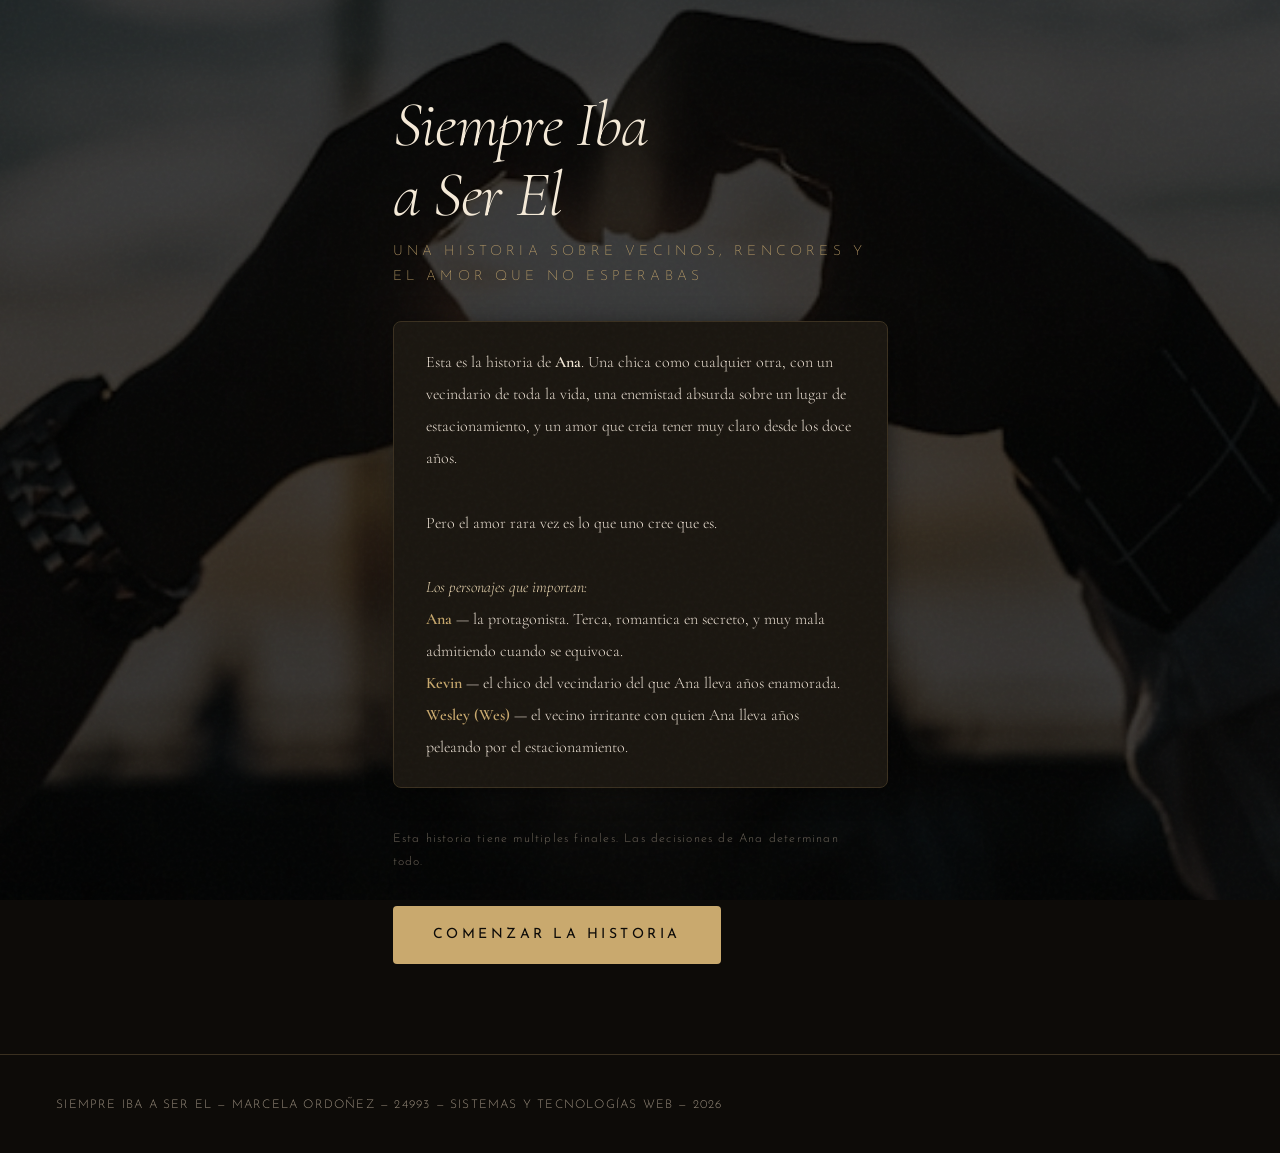
<file: html/index.html>
<!DOCTYPE html>
<html lang="es">
<head>
  <meta charset="UTF-8">
  <meta name="viewport" content="width=device-width, initial-scale=1.0">
  <title>Siempre Iba a Ser El - Una Historia de Ana</title>
  <link rel="stylesheet" href="../css/story-theme.css">
  <link rel="stylesheet" href="../css/base.css">
  <link rel="stylesheet" href="../css/layouts.css">
  <link rel="stylesheet" href="../css/components.css">
  <link rel="stylesheet" href="../css/animations.css"> 
</head>
<body>
  <div class="index-layout">

  <div class="index-bg">
    <img src="./assets/index.jpg" alt="Vecindario al atardecer" width="500">
  </div>
  
  <div class="index-hero">
  <div class="index-content">
  
  <div>
  <h1 class="index-title">Siempre Iba<br>a Ser El</h1>
  <h2>Una historia sobre vecinos, rencores y el amor que no esperabas</h2>
  </div>
  
  <div class="characters-card">
  <p>
    Esta es la historia de <strong>Ana</strong>. Una chica como cualquier otra, con un vecindario
    de toda la vida, una enemistad absurda sobre un lugar de estacionamiento, y un amor
    que creia tener muy claro desde los doce años.
  </p>
  <br>
  <p>
    Pero el amor rara vez es lo que uno cree que es.
  </p>
  <br>
  <p>
    <em>Los personajes que importan:</em><br>
    <b>Ana</b> — la protagonista. Terca, romantica en secreto, y muy mala admitiendo cuando se equivoca.<br>
    <b>Kevin</b> — el chico del vecindario del que Ana lleva años enamorada.<br>
    <b>Wesley (Wes)</b> — el vecino irritante con quien Ana lleva años peleando por el estacionamiento.
  </p>
  </div>

  <p class="story-hint">
    <small>Esta historia tiene multiples finales. Las decisiones de Ana determinan todo.</small>
  </p>
  <div>
    <p><a href="paginas/pagina2.html" class="cta-btn">Comenzar la historia</a></p>
  </div>
  </div>
  </div>
  <footer>
    <p><small>Siempre Iba a Ser El &mdash; Marcela Ordoñez &mdash; 24993 &mdash; Sistemas y tecnologías Web &mdash; 2026</small></p>
  </footer>
  </div>  
</body>
</html>
</file>
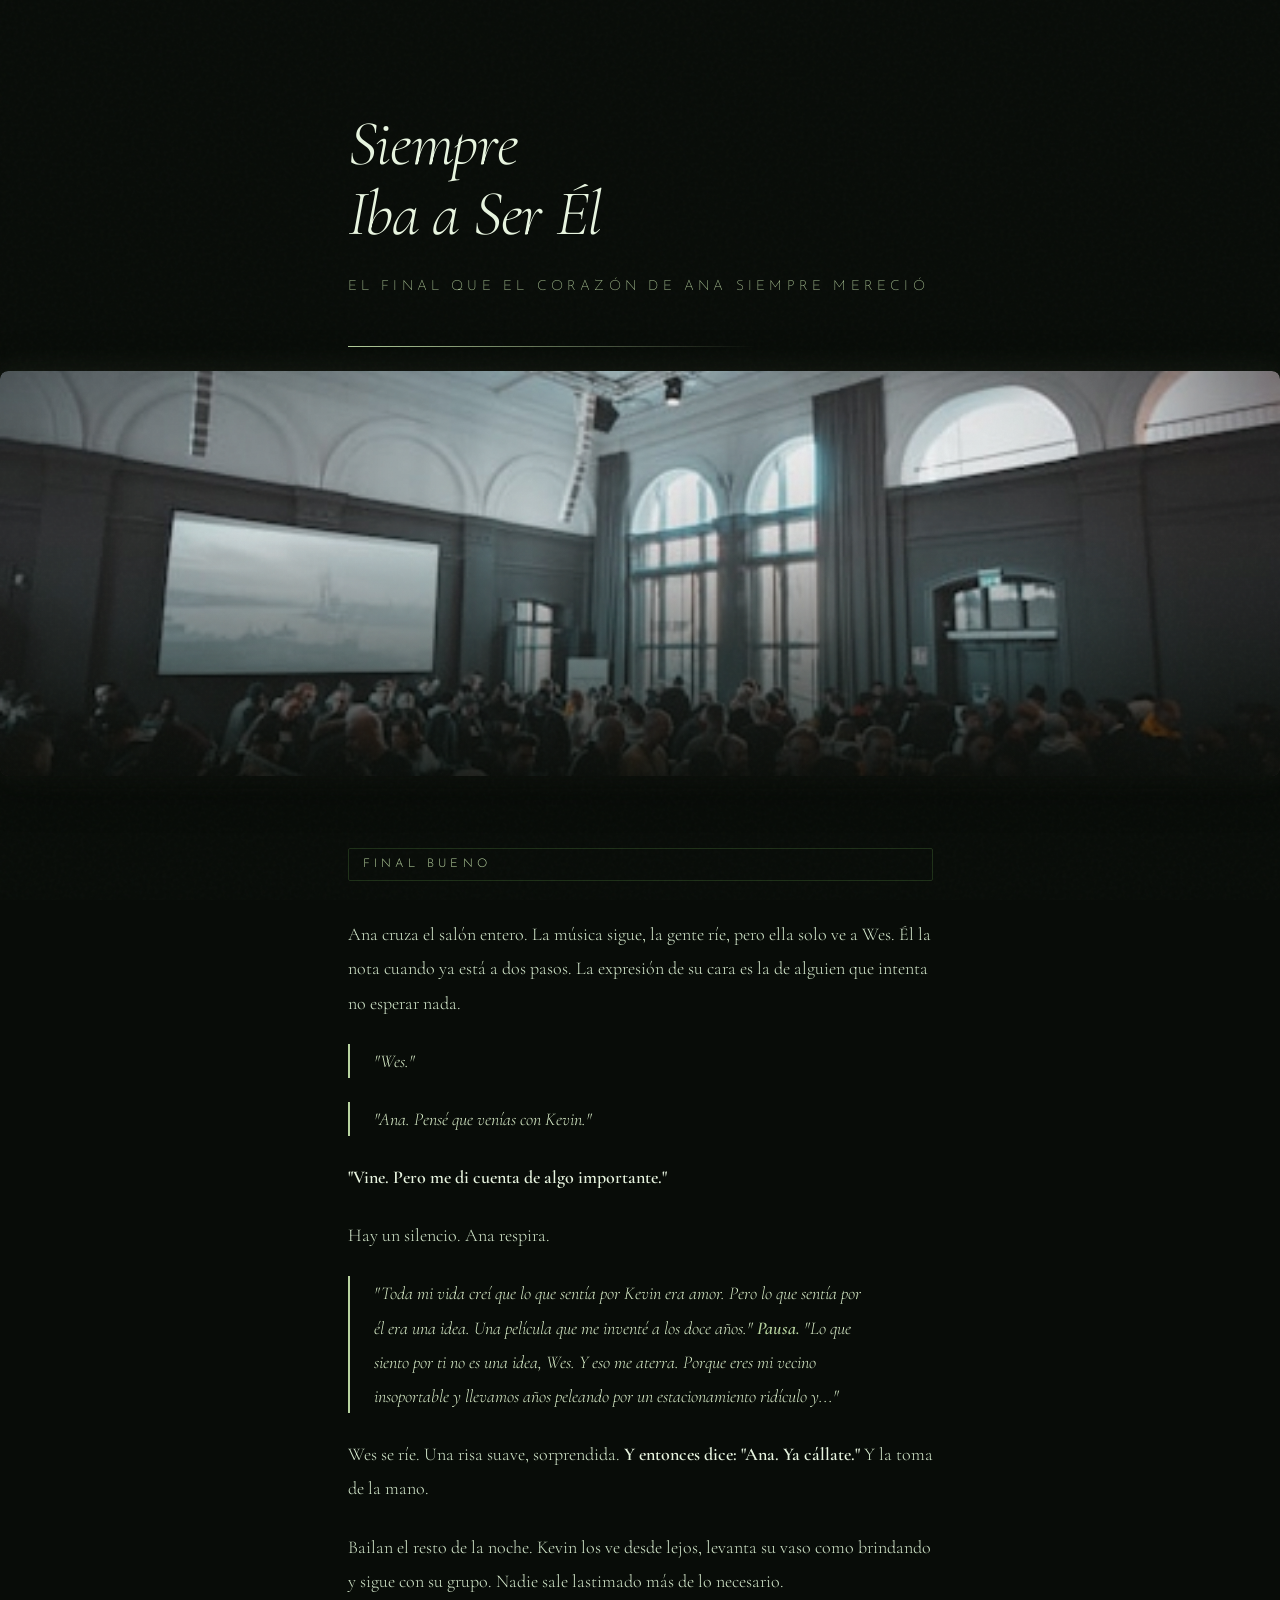
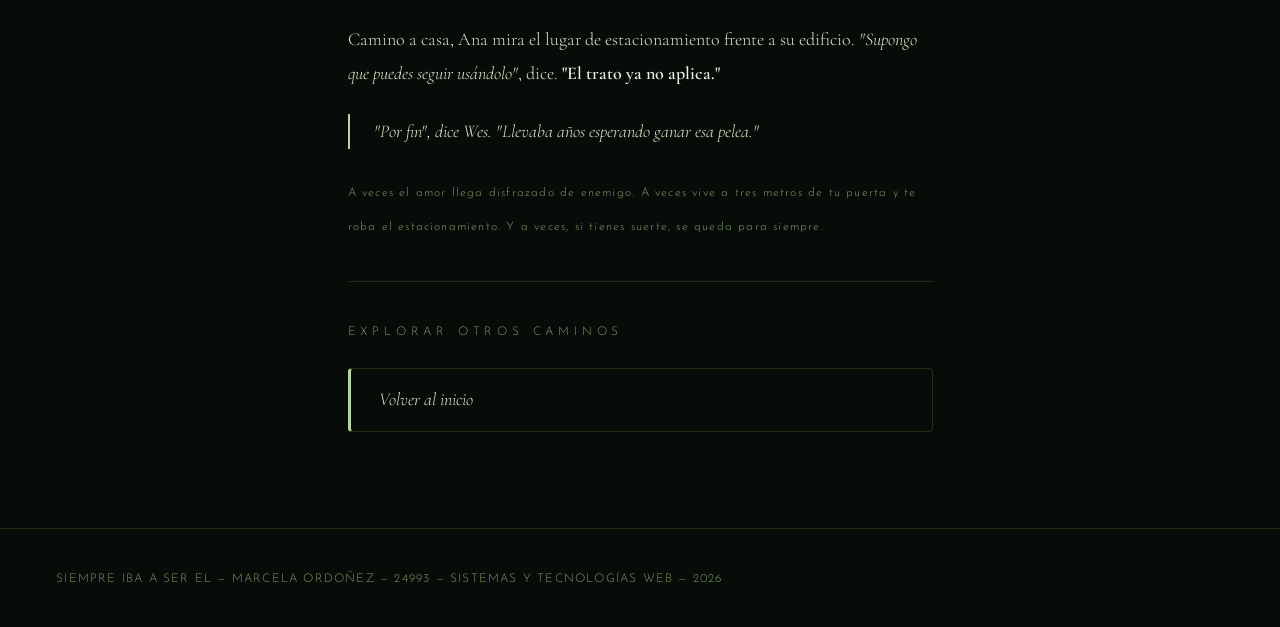
<file: html/paginas/final_bueno.html>
<!DOCTYPE html>
<html lang="es">
<head>
  <meta charset="UTF-8">
  <meta name="viewport" content="width=device-width, initial-scale=1.0">
  <title>Final Bueno — Siempre Iba a Ser Él</title>
  <link rel="stylesheet" href="../../css/story-theme.css">
  <link rel="stylesheet" href="../../css/base.css">
  <link rel="stylesheet" href="../../css/layouts.css">
  <link rel="stylesheet" href="../../css/components.css">
  <link rel="stylesheet" href="../../css/animations.css">
</head>
<body class="state-final-good">
  <div class="page-wrapper">
    <main>
      <div class="story-layout">

        <div class="hero">
          <h1>Siempre<br>Iba a Ser Él</h1>
          <h2>El final que el corazón de Ana siempre mereció</h2>
        </div>

        <div class="story-image-wrapper full-bleed">
          <img src="../assets/final_bueno.jpg" alt="Pareja bajo las luces del baile">
        </div>

        <div class="story-content">
          <div class="ending-badge">Final Bueno</div>

          <p>Ana cruza el salón entero. La música sigue, la gente ríe, pero ella solo ve a Wes.
          Él la nota cuando ya está a dos pasos. La expresión de su cara es la de alguien
          que intenta no esperar nada.</p>

          <p class="dialogue"><em>"Wes."</em></p>
          <p class="dialogue"><em>"Ana. Pensé que venías con Kevin."</em></p>
          <p><strong>"Vine. Pero me di cuenta de algo importante."</strong></p>

          <p>Hay un silencio. Ana respira.</p>

          <p class="dialogue"><em>"Toda mi vida creí que lo que sentía por Kevin era amor. Pero lo que sentía por él
          era una idea. Una película que me inventé a los doce años."</em>
          <b>Pausa.</b> <em>"Lo que siento por ti no es una idea, Wes. Y eso me aterra.
          Porque eres mi vecino insoportable y llevamos años peleando por un estacionamiento ridículo y..."</em></p>

          <p>Wes se ríe. Una risa suave, sorprendida.
          <strong>Y entonces dice: "Ana. Ya cállate."</strong>
          Y la toma de la mano.</p>

          <p>Bailan el resto de la noche. Kevin los ve desde lejos, levanta su vaso como brindando
          y sigue con su grupo. Nadie sale lastimado más de lo necesario.</p>

          <p>Camino a casa, Ana mira el lugar de estacionamiento frente a su edificio.
          <em>"Supongo que puedes seguir usándolo"</em>, dice. <strong>"El trato ya no aplica."</strong></p>

          <p class="dialogue"><em>"Por fin"</em>, dice Wes. <em>"Llevaba años esperando ganar esa pelea."</em></p>

          <p><small>A veces el amor llega disfrazado de enemigo. A veces vive a tres metros de tu puerta
          y te roba el estacionamiento. Y a veces, si tienes suerte, se queda para siempre.</small></p>

          <div class="choices-panel">
            <span class="choices-label">Explorar otros caminos</span>
            <a href="../index.html" class="choice-btn">Volver al inicio</a>
          </div>
        </div>

      </div>
    </main>
    <footer>
      <p><small>Siempre Iba a Ser El &mdash; Marcela Ordoñez &mdash; 24993 &mdash; Sistemas y tecnologías Web &mdash; 2026</small></p>
    </footer>
  </div>
</body>
</html>
</file>
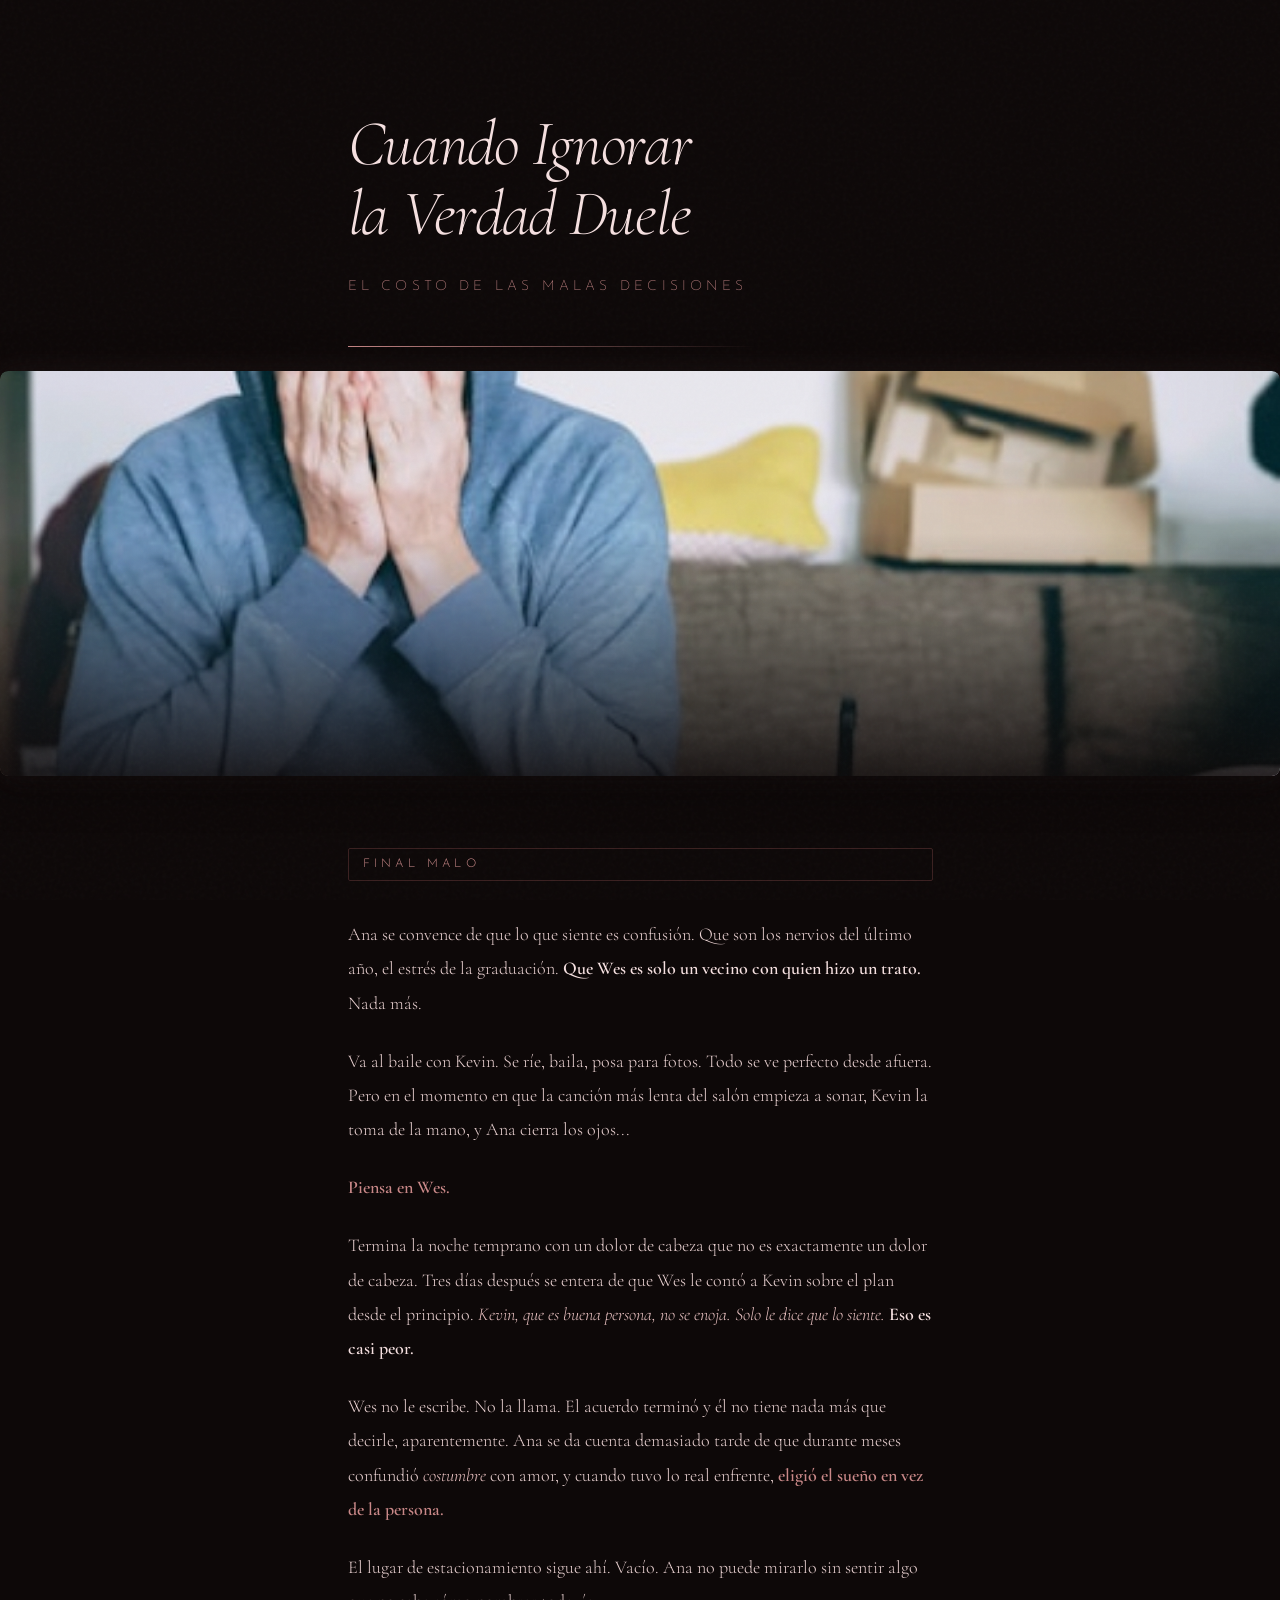
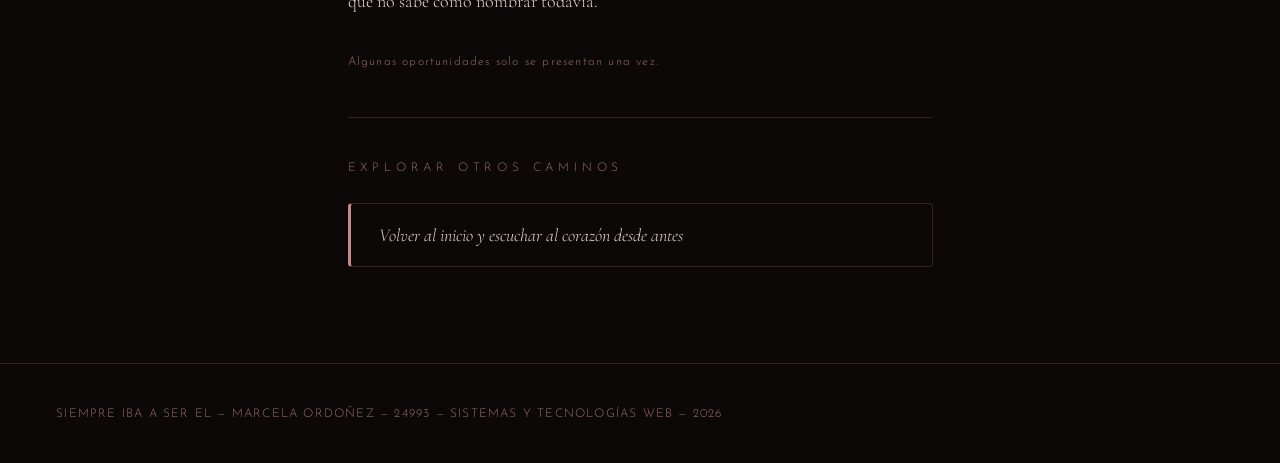
<file: html/paginas/final_malo.html>
<!DOCTYPE html>
<html lang="es">
<head>
  <meta charset="UTF-8">
  <meta name="viewport" content="width=device-width, initial-scale=1.0">
  <title>Final Malo — Demasiado Tarde Para Todo</title>
  <link rel="stylesheet" href="../../css/story-theme.css">
  <link rel="stylesheet" href="../../css/base.css">
  <link rel="stylesheet" href="../../css/layouts.css">
  <link rel="stylesheet" href="../../css/components.css">
  <link rel="stylesheet" href="../../css/animations.css">
</head>
<body class="state-final-bad">
  <div class="page-wrapper">
    <main>
      <div class="story-layout">

        <div class="hero">
          <h1>Cuando Ignorar<br>la Verdad Duele</h1>
          <h2>El costo de las malas decisiones</h2>
        </div>

        <div class="story-image-wrapper full-bleed">
          <img src="../assets/final_malo.jpg" alt="Chica sola en la noche">
        </div>

        <div class="story-content">
          <div class="ending-badge">Final Malo</div>

          <p>Ana se convence de que lo que siente es confusión. Que son los nervios del último año,
          el estrés de la graduación. <strong>Que Wes es solo un vecino con quien hizo un trato.</strong>
          Nada más.</p>

          <p>Va al baile con Kevin. Se ríe, baila, posa para fotos. Todo se ve perfecto desde afuera.
          Pero en el momento en que la canción más lenta del salón empieza a sonar,
          Kevin la toma de la mano, y Ana cierra los ojos...</p>

          <p><b>Piensa en Wes.</b></p>

          <p>Termina la noche temprano con un dolor de cabeza que no es exactamente un dolor de cabeza.
          Tres días después se entera de que Wes le contó a Kevin sobre el plan desde el principio.
          <em>Kevin, que es buena persona, no se enoja. Solo le dice que lo siente.</em>
          <strong>Eso es casi peor.</strong></p>

          <p>Wes no le escribe. No la llama. El acuerdo terminó y él no tiene nada más que decirle,
          aparentemente. Ana se da cuenta demasiado tarde de que durante meses
          confundió <em>costumbre</em> con amor, y cuando tuvo lo real enfrente,
          <b>eligió el sueño en vez de la persona.</b></p>

          <p>El lugar de estacionamiento sigue ahí. Vacío. Ana no puede mirarlo sin sentir algo
          que no sabe cómo nombrar todavía.</p>

          <p><small>Algunas oportunidades solo se presentan una vez.</small></p>

          <div class="choices-panel">
            <span class="choices-label">Explorar otros caminos</span>
            <a href="../index.html" class="choice-btn">Volver al inicio y escuchar al corazón desde antes</a>
          </div>
        </div>

      </div>
    </main>
    <footer>
      <p><small>Siempre Iba a Ser El &mdash; Marcela Ordoñez &mdash; 24993 &mdash; Sistemas y tecnologías Web &mdash; 2026</small></p>
    </footer>
  </div>
</body>
</html>
</file>
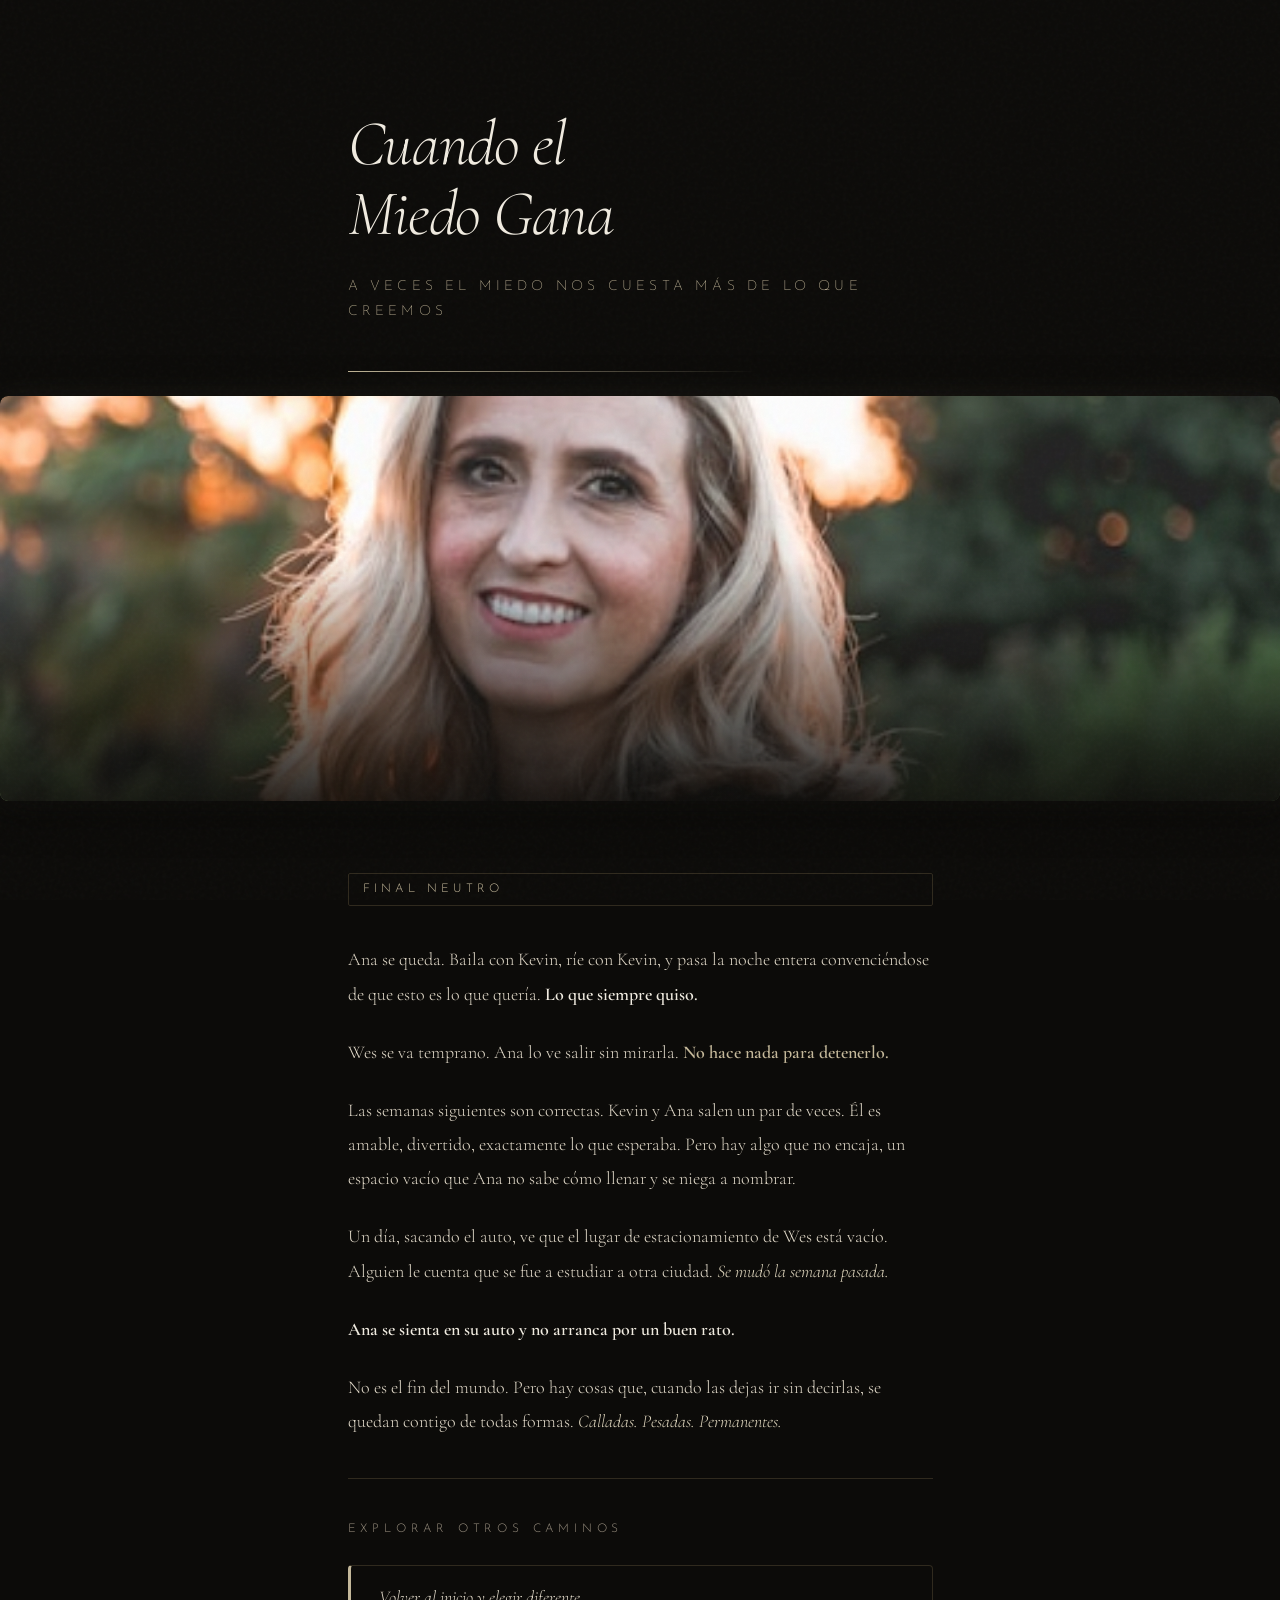
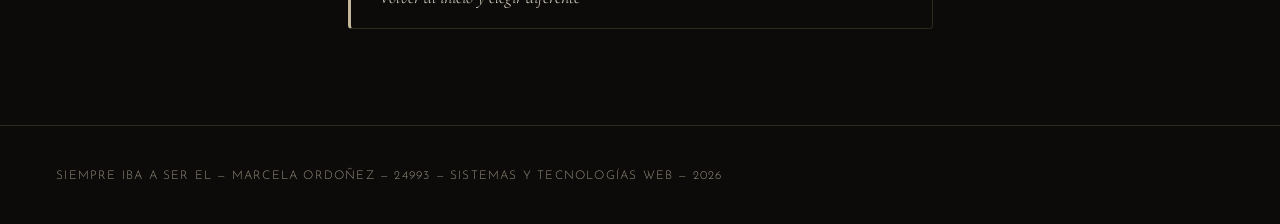
<file: html/paginas/final_neutro.html>
<!DOCTYPE html>
<html lang="es">
<head>
  <meta charset="UTF-8">
  <meta name="viewport" content="width=device-width, initial-scale=1.0">
  <title>Final Neutro — Demasiado Tarde</title>
  <link rel="stylesheet" href="../../css/story-theme.css">
  <link rel="stylesheet" href="../../css/base.css">
  <link rel="stylesheet" href="../../css/layouts.css">
  <link rel="stylesheet" href="../../css/components.css">
  <link rel="stylesheet" href="../../css/animations.css">
</head>
<body class="state-final-neutral">
  <div class="page-wrapper">
    <main>
      <div class="story-layout">

        <div class="hero">
          <h1>Cuando el<br>Miedo Gana</h1>
          <h2>A veces el miedo nos cuesta más de lo que creemos</h2>
        </div>

        <div class="story-image-wrapper full-bleed">
          <img src="../assets/final_neutro.jpg" alt="Chica mirando hacia atrás con nostalgia">
        </div>

        <div class="story-content">
          <div class="ending-badge">Final Neutro</div>

          <p>Ana se queda. Baila con Kevin, ríe con Kevin, y pasa la noche entera convenciéndose
          de que esto es lo que quería. <strong>Lo que siempre quiso.</strong></p>

          <p>Wes se va temprano. Ana lo ve salir sin mirarla.
          <b>No hace nada para detenerlo.</b></p>

          <p>Las semanas siguientes son correctas. Kevin y Ana salen un par de veces.
          Él es amable, divertido, exactamente lo que esperaba. Pero hay algo que no encaja,
          un espacio vacío que Ana no sabe cómo llenar y se niega a nombrar.</p>

          <p>Un día, sacando el auto, ve que el lugar de estacionamiento de Wes está vacío.
          Alguien le cuenta que se fue a estudiar a otra ciudad.
          <em>Se mudó la semana pasada.</em></p>

          <p><strong>Ana se sienta en su auto y no arranca por un buen rato.</strong></p>

          <p>No es el fin del mundo. Pero hay cosas que, cuando las dejas ir sin decirlas,
          se quedan contigo de todas formas. <em>Calladas. Pesadas. Permanentes.</em></p>

          <div class="choices-panel">
            <span class="choices-label">Explorar otros caminos</span>
            <a href="../index.html" class="choice-btn">Volver al inicio y elegir diferente</a>
          </div>
        </div>

      </div>
    </main>
    <footer>
      <p><small>Siempre Iba a Ser El &mdash; Marcela Ordoñez &mdash; 24993 &mdash; Sistemas y tecnologías Web &mdash; 2026</small></p>
    </footer>
  </div>
</body>
</html>
</file>
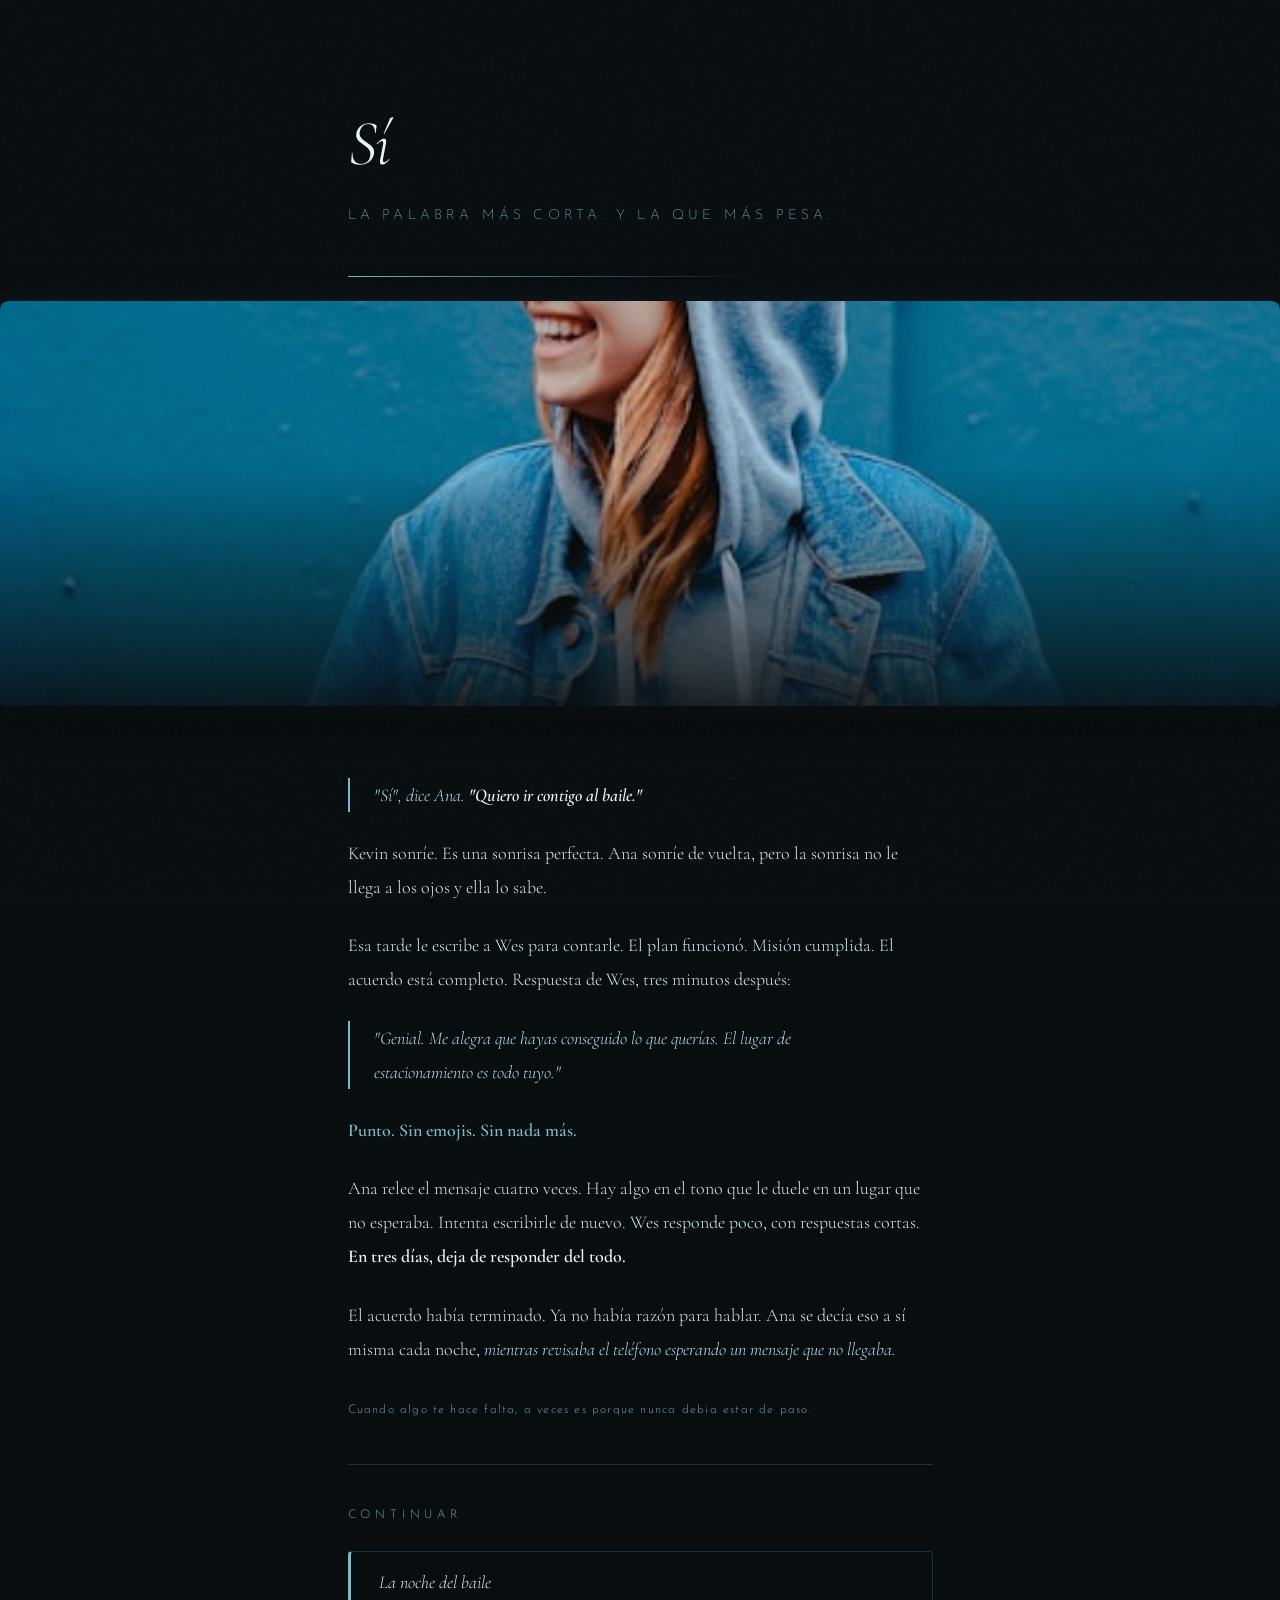
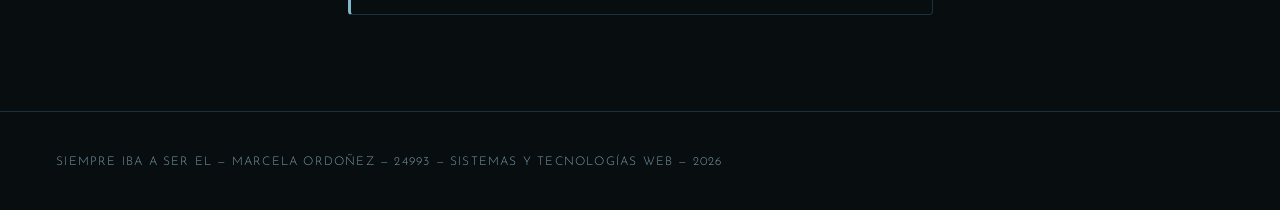
<file: html/paginas/pagina10.html>
<!DOCTYPE html>
<html lang="es">
<head>
  <meta charset="UTF-8">
  <meta name="viewport" content="width=device-width, initial-scale=1.0">
  <title>Sí</title>
  <link rel="stylesheet" href="../../css/story-theme.css">
  <link rel="stylesheet" href="../../css/base.css">
  <link rel="stylesheet" href="../../css/layouts.css">
  <link rel="stylesheet" href="../../css/components.css">
  <link rel="stylesheet" href="../../css/animations.css">
</head>
<body class="state-decision">
  <div class="page-wrapper">
    <main>
      <div class="story-layout">

        <div class="hero">
          <h1>Sí</h1>
          <h2>La palabra más corta. Y la que más pesa.</h2>
        </div>

        <div class="story-image-wrapper full-bleed">
          <img src="../assets/p10.jpg" alt="Chica con expresión agridulce">
        </div>

        <div class="story-content">
          <p class="dialogue"><em>"Sí"</em>, dice Ana. <strong>"Quiero ir contigo al baile."</strong></p>

          <p>Kevin sonríe. Es una sonrisa perfecta. Ana sonríe de vuelta, pero la sonrisa no le llega
          a los ojos y ella lo sabe.</p>

          <p>Esa tarde le escribe a Wes para contarle. El plan funcionó. Misión cumplida.
          El acuerdo está completo. Respuesta de Wes, tres minutos después:</p>

          <p class="dialogue"><em>"Genial. Me alegra que hayas conseguido lo que querías. El lugar de estacionamiento es todo tuyo."</em></p>

          <p><b>Punto. Sin emojis. Sin nada más.</b></p>

          <p>Ana relee el mensaje cuatro veces. Hay algo en el tono que le duele en un lugar
          que no esperaba. Intenta escribirle de nuevo. Wes responde poco, con respuestas
          cortas. <strong>En tres días, deja de responder del todo.</strong></p>

          <p>El acuerdo había terminado. Ya no había razón para hablar.
          Ana se decía eso a sí misma cada noche, <em>mientras revisaba el teléfono
          esperando un mensaje que no llegaba.</em></p>

          <p><small>Cuando algo te hace falta, a veces es porque nunca debía estar de paso.</small></p>

          <div class="choices-panel">
            <span class="choices-label">Continuar</span>
            <a href="pagina11.html" class="choice-btn">La noche del baile</a>
          </div>
        </div>

      </div>
    </main>
    <footer>
      <p><small>Siempre Iba a Ser El &mdash; Marcela Ordoñez &mdash; 24993 &mdash; Sistemas y tecnologías Web &mdash; 2026</small></p>
    </footer>
  </div>
</body>
</html>
</file>
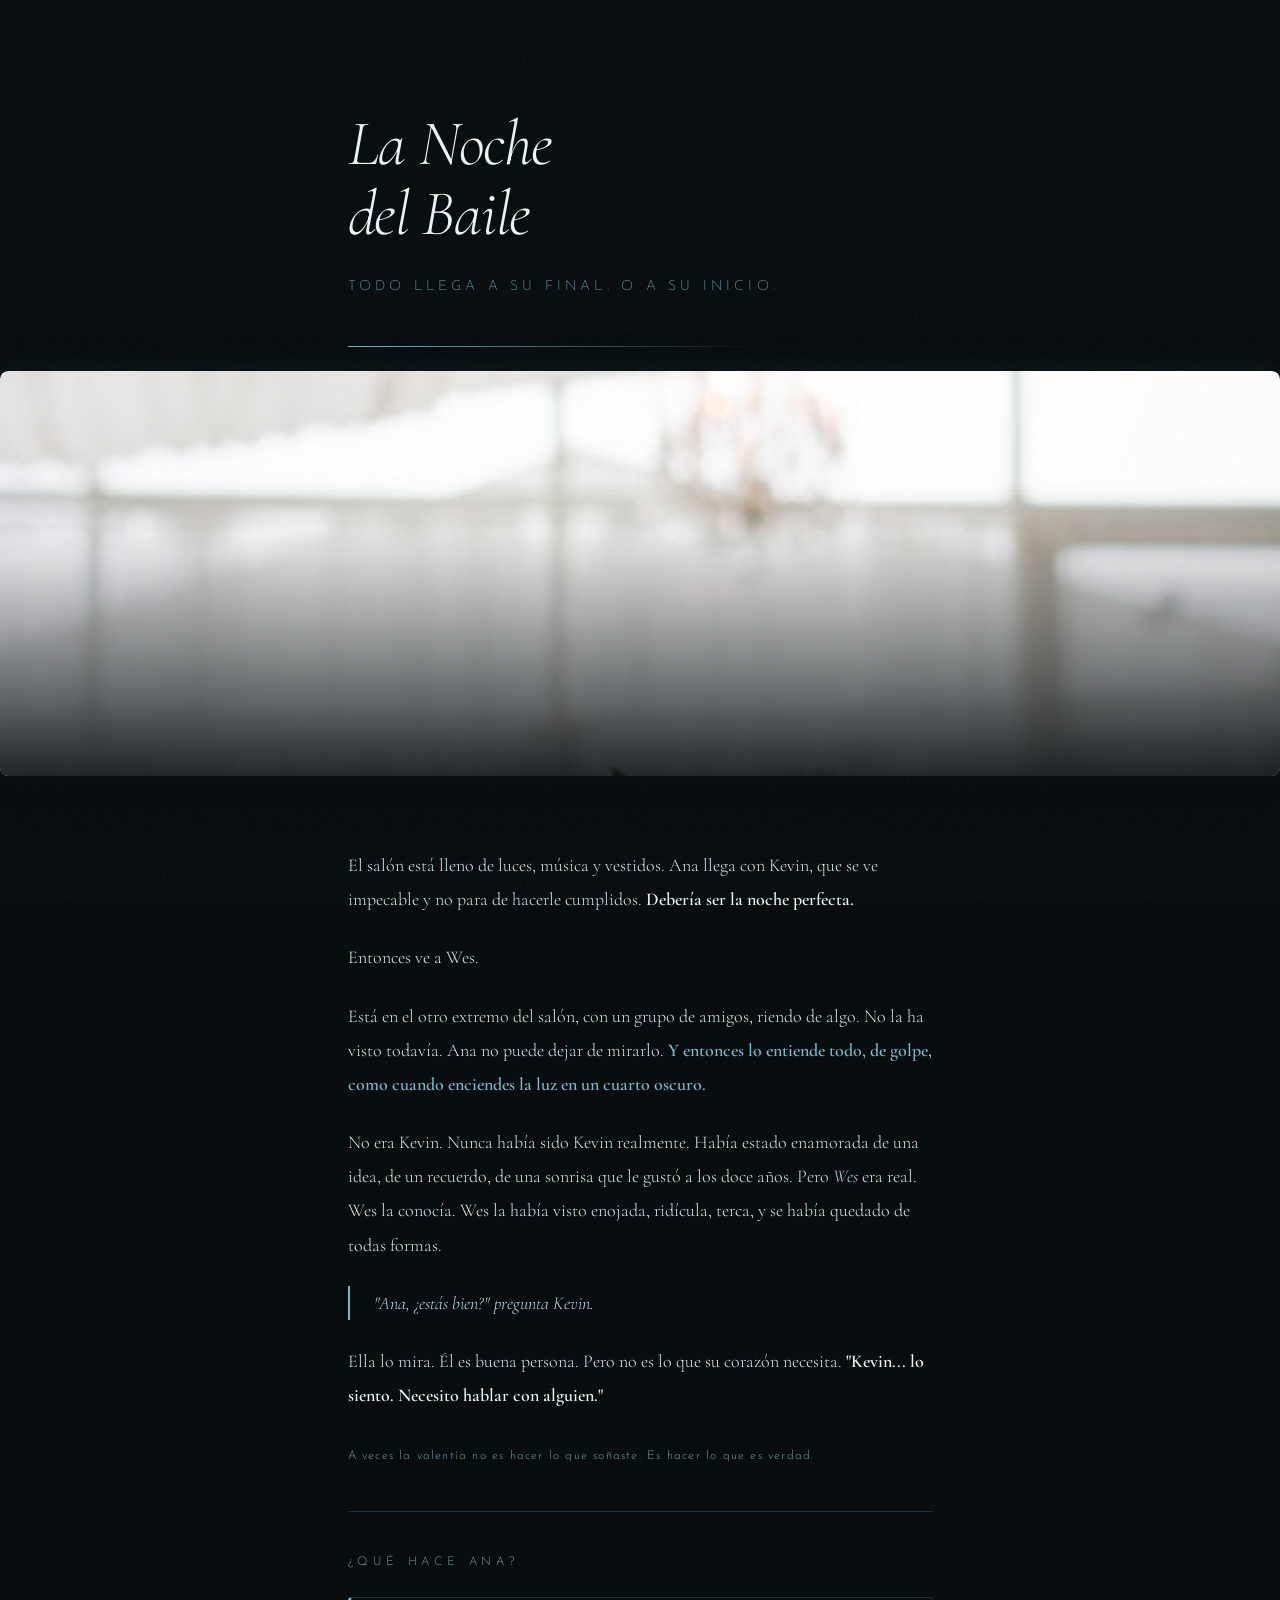
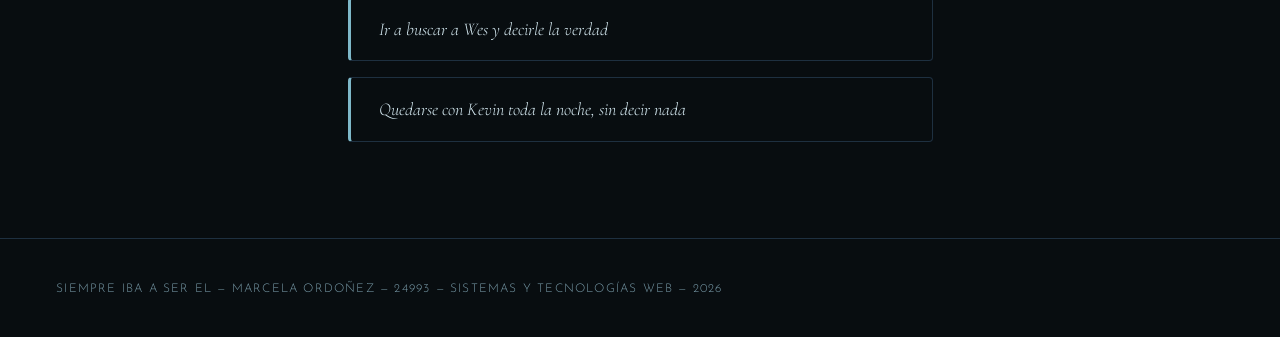
<file: html/paginas/pagina11.html>
<!DOCTYPE html>
<html lang="es">
<head>
  <meta charset="UTF-8">
  <meta name="viewport" content="width=device-width, initial-scale=1.0">
  <title>La Noche del Baile</title>
  <link rel="stylesheet" href="../../css/story-theme.css">
  <link rel="stylesheet" href="../../css/base.css">
  <link rel="stylesheet" href="../../css/layouts.css">
  <link rel="stylesheet" href="../../css/components.css">
  <link rel="stylesheet" href="../../css/animations.css">
</head>
<body class="state-decision">
  <div class="page-wrapper">
    <main>
      <div class="story-layout">

        <div class="hero">
          <h1>La Noche<br>del Baile</h1>
          <h2>Todo llega a su final. O a su inicio.</h2>
        </div>

        <div class="story-image-wrapper full-bleed">
          <img src="../assets/p11.jpg" alt="Salón de baile con luces">
        </div>

        <div class="story-content">
          <p>El salón está lleno de luces, música y vestidos. Ana llega con Kevin, que se ve
          impecable y no para de hacerle cumplidos. <strong>Debería ser la noche perfecta.</strong></p>

          <p>Entonces ve a Wes.</p>

          <p>Está en el otro extremo del salón, con un grupo de amigos, riendo de algo.
          No la ha visto todavía. Ana no puede dejar de mirarlo.
          <b>Y entonces lo entiende todo, de golpe, como cuando enciendes la luz
          en un cuarto oscuro.</b></p>

          <p>No era Kevin. Nunca había sido Kevin realmente. Había estado enamorada de
          una idea, de un recuerdo, de una sonrisa que le gustó a los doce años.
          Pero <em>Wes</em> era real. Wes la conocía. Wes la había visto enojada,
          ridícula, terca, y se había quedado de todas formas.</p>

          <p class="dialogue"><em>"Ana, ¿estás bien?"</em> pregunta Kevin.</p>

          <p>Ella lo mira. Él es buena persona. Pero no es lo que su corazón necesita.
          <strong>"Kevin... lo siento. Necesito hablar con alguien."</strong></p>

          <p><small>A veces la valentía no es hacer lo que soñaste. Es hacer lo que es verdad.</small></p>

          <div class="choices-panel">
            <span class="choices-label">¿Qué hace Ana?</span>
            <a href="final_bueno.html" class="choice-btn">Ir a buscar a Wes y decirle la verdad</a>
            <a href="final_neutro.html" class="choice-btn">Quedarse con Kevin toda la noche, sin decir nada</a>
          </div>
        </div>

      </div>
    </main>
    <footer>
      <p><small>Siempre Iba a Ser El &mdash; Marcela Ordoñez &mdash; 24993 &mdash; Sistemas y tecnologías Web &mdash; 2026</small></p>
    </footer>
  </div>
</body>
</html>
</file>
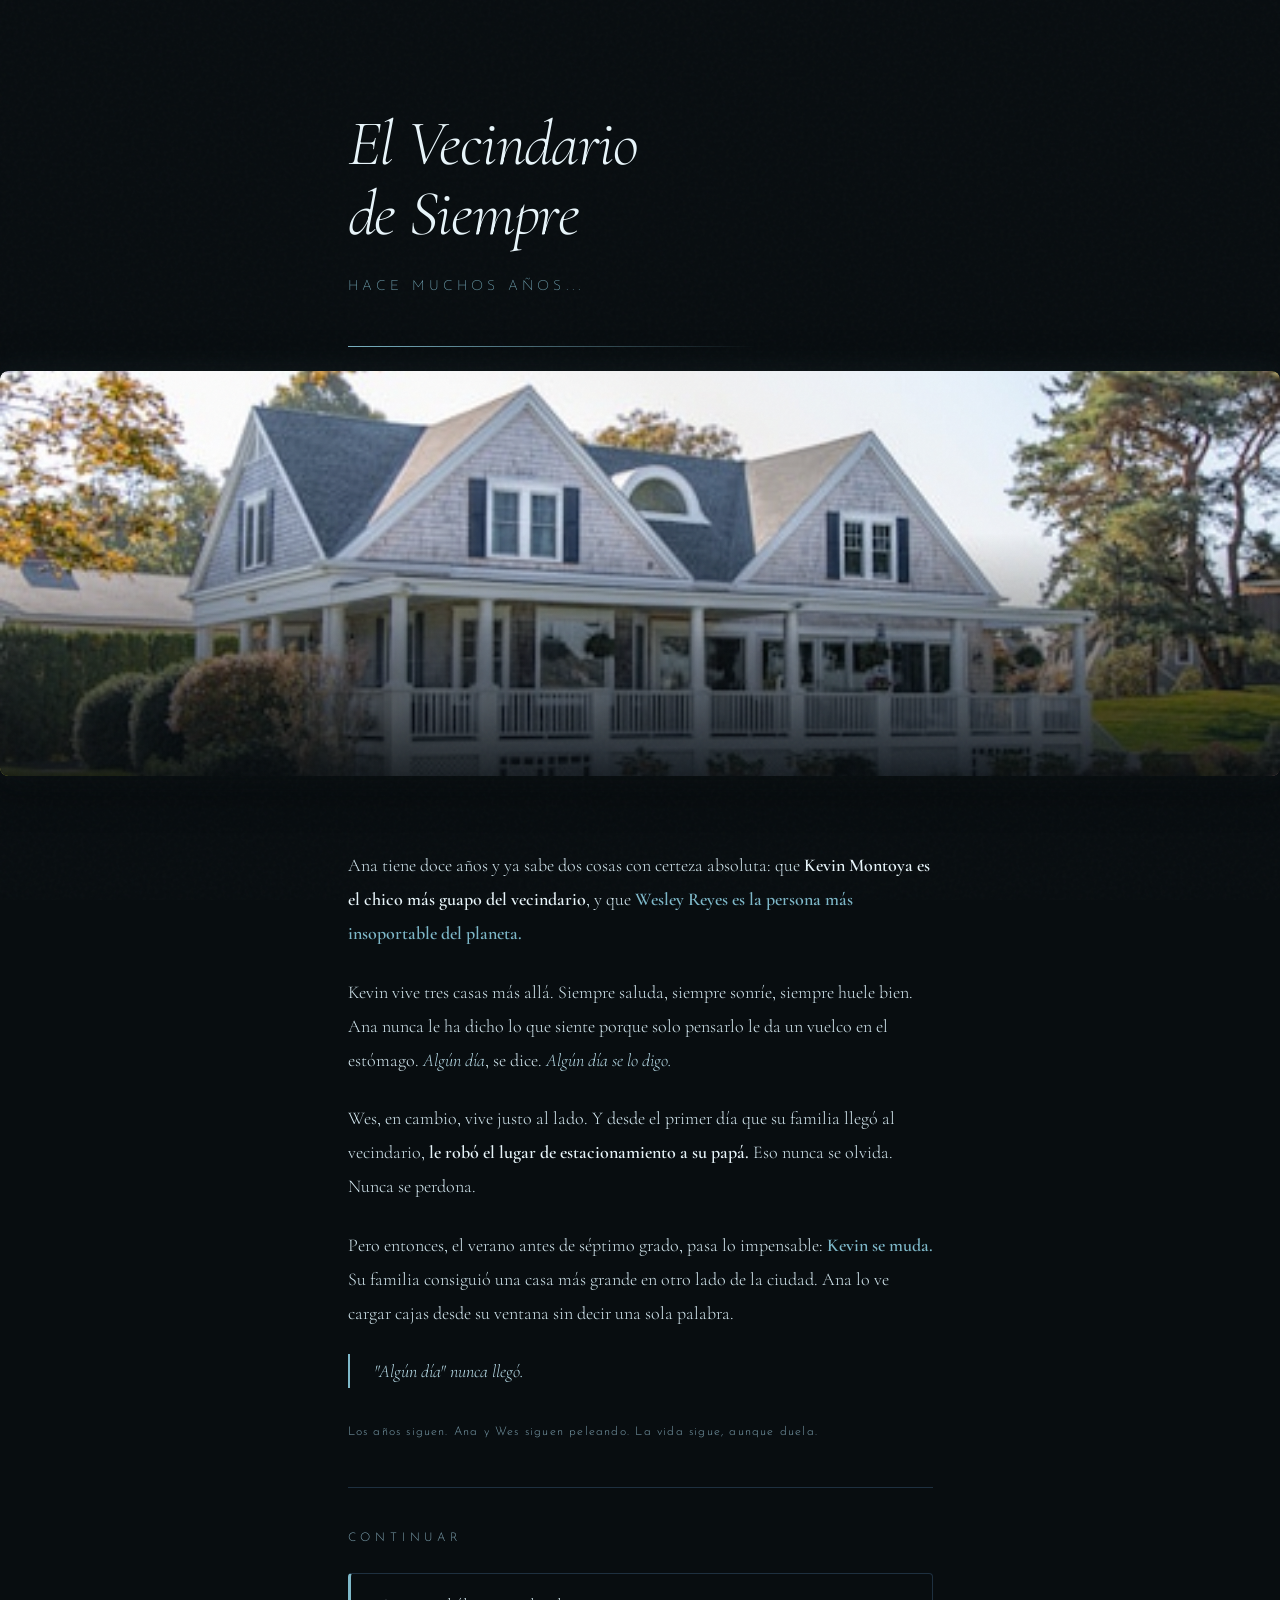
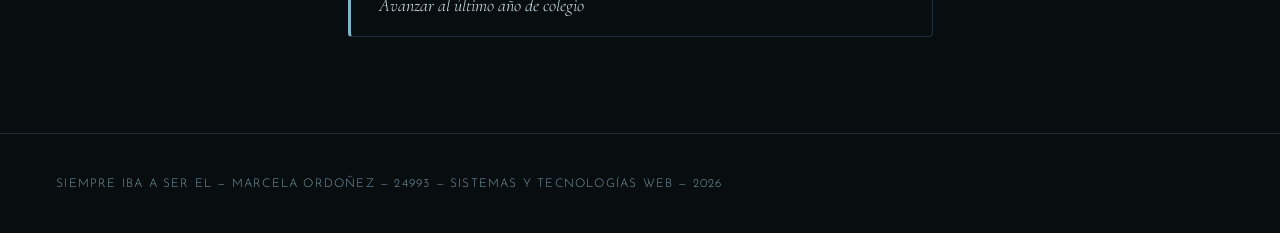
<file: html/paginas/pagina2.html>
<!DOCTYPE html>
<html lang="es">
<head>
  <meta charset="UTF-8">
  <meta name="viewport" content="width=device-width, initial-scale=1.0">
  <title>El Vecindario de Siempre</title>
  <link rel="stylesheet" href="../../css/story-theme.css">
  <link rel="stylesheet" href="../../css/base.css">
  <link rel="stylesheet" href="../../css/layouts.css">
  <link rel="stylesheet" href="../../css/components.css">
  <link rel="stylesheet" href="../../css/animations.css">
</head>
<body class="state-decision">
  <div class="page-wrapper">
    <main>
      <div class="story-layout">

        <div class="hero">
          <h1>El Vecindario<br>de Siempre</h1>
          <h2>Hace muchos años...</h2>
        </div>

        <div class="story-image-wrapper full-bleed">
          <img src="../assets/p2.jpg" alt="Casas del vecindario">
        </div>

        <div class="story-content">
          <p>Ana tiene doce años y ya sabe dos cosas con certeza absoluta:
          que <strong>Kevin Montoya es el chico más guapo del vecindario</strong>,
          y que <b>Wesley Reyes es la persona más insoportable del planeta.</b></p>

          <p>Kevin vive tres casas más allá. Siempre saluda, siempre sonríe, siempre huele bien.
          Ana nunca le ha dicho lo que siente porque solo pensarlo le da un vuelco en el estómago.
          <em>Algún día</em>, se dice. <em>Algún día se lo digo.</em></p>

          <p>Wes, en cambio, vive justo al lado. Y desde el primer día que su familia llegó al vecindario,
          <strong>le robó el lugar de estacionamiento a su papá.</strong> Eso nunca se olvida. Nunca se perdona.</p>

          <p>Pero entonces, el verano antes de séptimo grado, pasa lo impensable:
          <b>Kevin se muda.</b> Su familia consiguió una casa más grande en otro lado de la ciudad.
          Ana lo ve cargar cajas desde su ventana sin decir una sola palabra.</p>

          <p class="dialogue"><em>"Algún día"</em> nunca llegó.</p>

          <p><small>Los años siguen. Ana y Wes siguen peleando. La vida sigue, aunque duela.</small></p>

          <div class="choices-panel">
            <span class="choices-label">Continuar</span>
            <a href="pagina3.html" class="choice-btn">Avanzar al último año de colegio</a>
          </div>
        </div>

      </div>
    </main>
    <footer>
      <p><small>Siempre Iba a Ser El &mdash; Marcela Ordoñez &mdash; 24993 &mdash; Sistemas y tecnologías Web &mdash; 2026</small></p>
    </footer>
  </div>
</body>
</html>
</file>
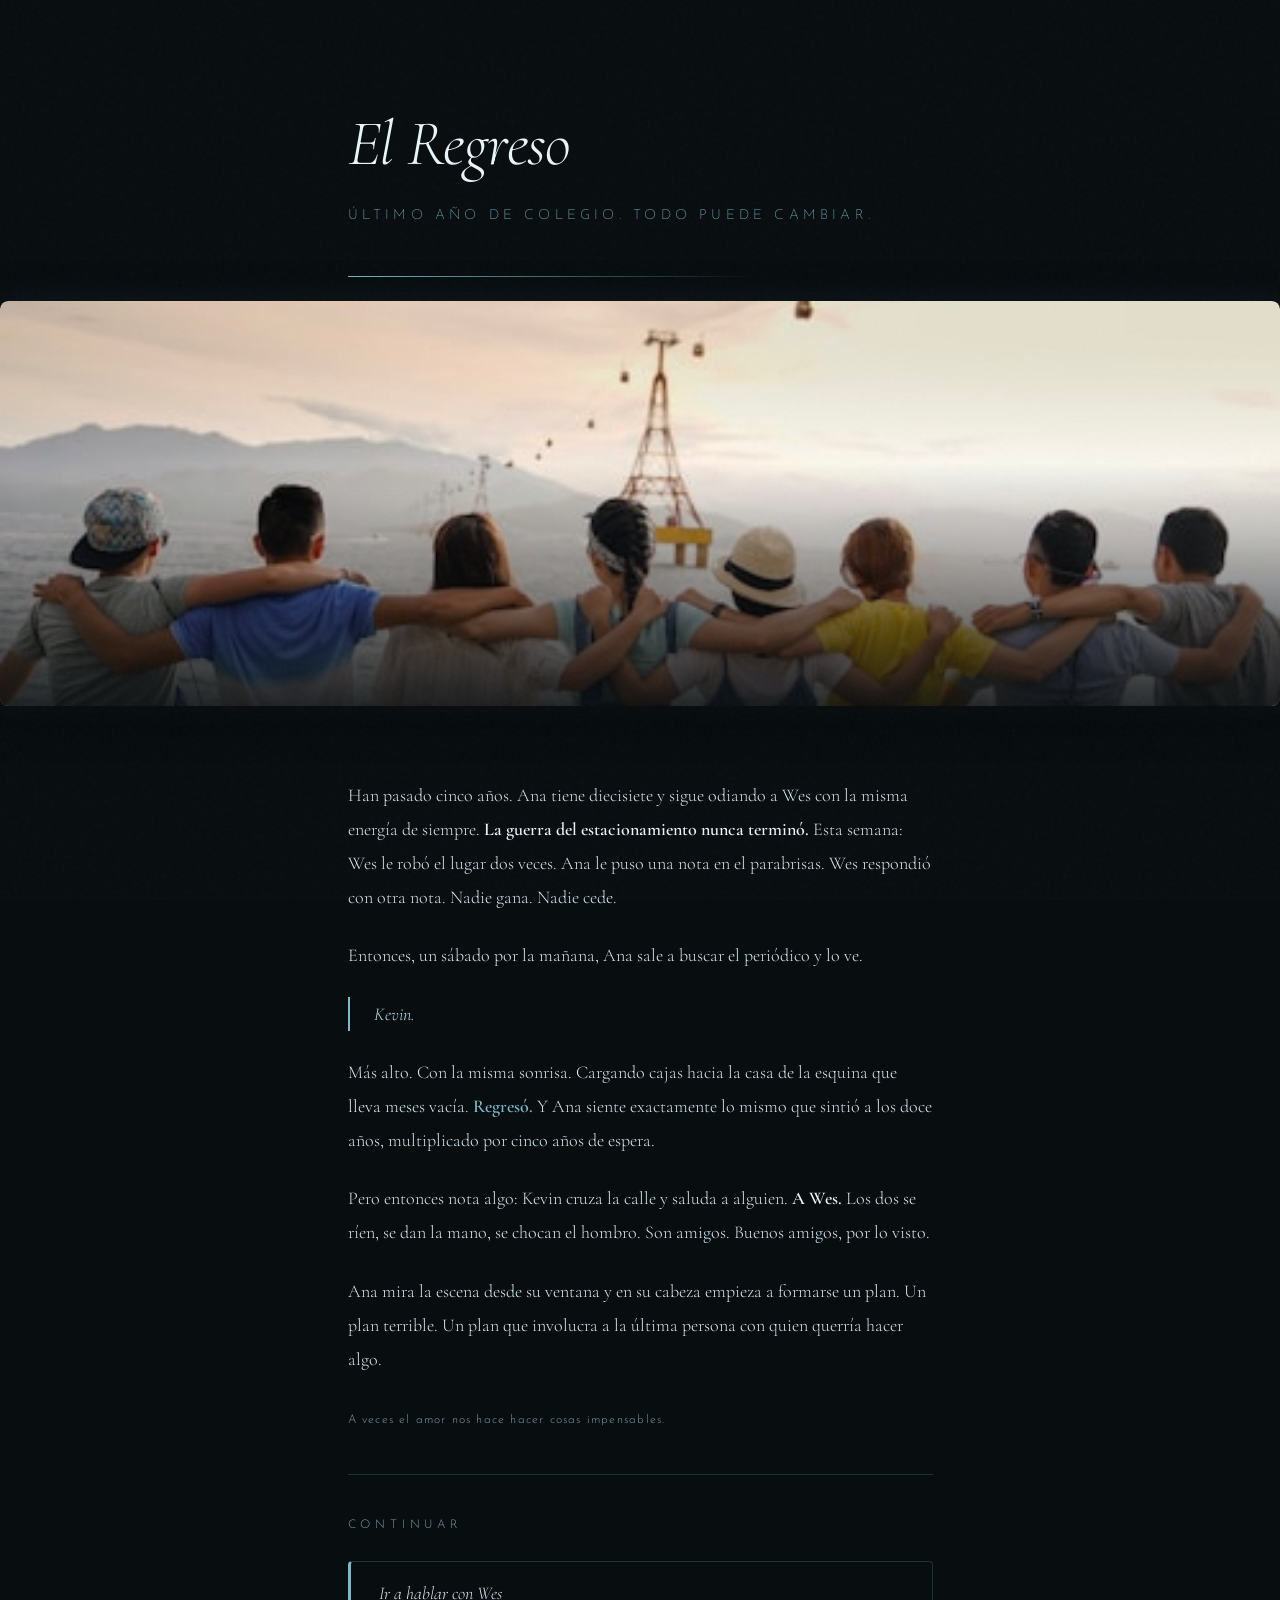
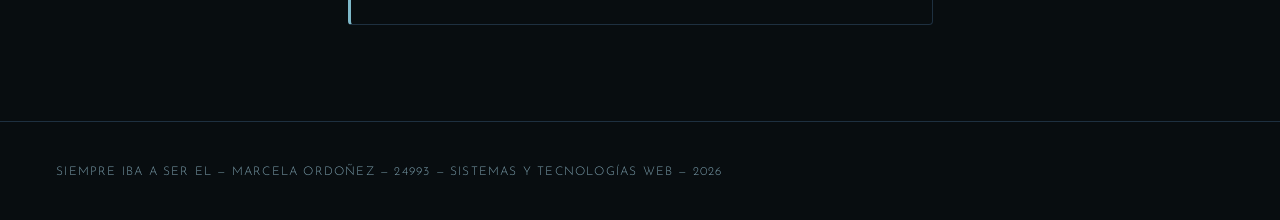
<file: html/paginas/pagina3.html>
<!DOCTYPE html>
<html lang="es">
<head>
  <meta charset="UTF-8">
  <meta name="viewport" content="width=device-width, initial-scale=1.0">
  <title>El Regreso</title>
  <link rel="stylesheet" href="../../css/story-theme.css">
  <link rel="stylesheet" href="../../css/base.css">
  <link rel="stylesheet" href="../../css/layouts.css">
  <link rel="stylesheet" href="../../css/components.css">
  <link rel="stylesheet" href="../../css/animations.css">
</head>
<body class="state-decision">
  <div class="page-wrapper">
    <main>
      <div class="story-layout">

        <div class="hero">
          <h1>El Regreso</h1>
          <h2>Último año de colegio. Todo puede cambiar.</h2>
        </div>

        <div class="story-image-wrapper full-bleed">
          <img src="../assets/p3.jpg" alt="Chicos en el vecindario">
        </div>

        <div class="story-content">
          <p>Han pasado cinco años. Ana tiene diecisiete y sigue odiando a Wes con la misma energía de siempre.
          <strong>La guerra del estacionamiento nunca terminó.</strong>
          Esta semana: Wes le robó el lugar dos veces. Ana le puso una nota en el parabrisas.
          Wes respondió con otra nota. Nadie gana. Nadie cede.</p>

          <p>Entonces, un sábado por la mañana, Ana sale a buscar el periódico y lo ve.</p>

          <p class="dialogue"><em>Kevin.</em></p>

          <p>Más alto. Con la misma sonrisa. Cargando cajas hacia la casa de la esquina que lleva
          meses vacía. <b>Regresó.</b> Y Ana siente exactamente lo mismo que sintió a los doce años,
          multiplicado por cinco años de espera.</p>

          <p>Pero entonces nota algo: Kevin cruza la calle y saluda a alguien.
          <strong>A Wes.</strong> Los dos se ríen, se dan la mano, se chocan el hombro.
          Son amigos. Buenos amigos, por lo visto.</p>

          <p>Ana mira la escena desde su ventana y en su cabeza empieza a formarse un plan.
          Un plan terrible. Un plan que involucra a la última persona con quien querría hacer algo.</p>

          <p><small>A veces el amor nos hace hacer cosas impensables.</small></p>

          <div class="choices-panel">
            <span class="choices-label">Continuar</span>
            <a href="pagina4.html" class="choice-btn">Ir a hablar con Wes</a>
          </div>
        </div>

      </div>
    </main>
    <footer>
      <p><small>Siempre Iba a Ser El &mdash; Marcela Ordoñez &mdash; 24993 &mdash; Sistemas y tecnologías Web &mdash; 2026</small></p>
    </footer>
  </div>
</body>
</html>
</file>
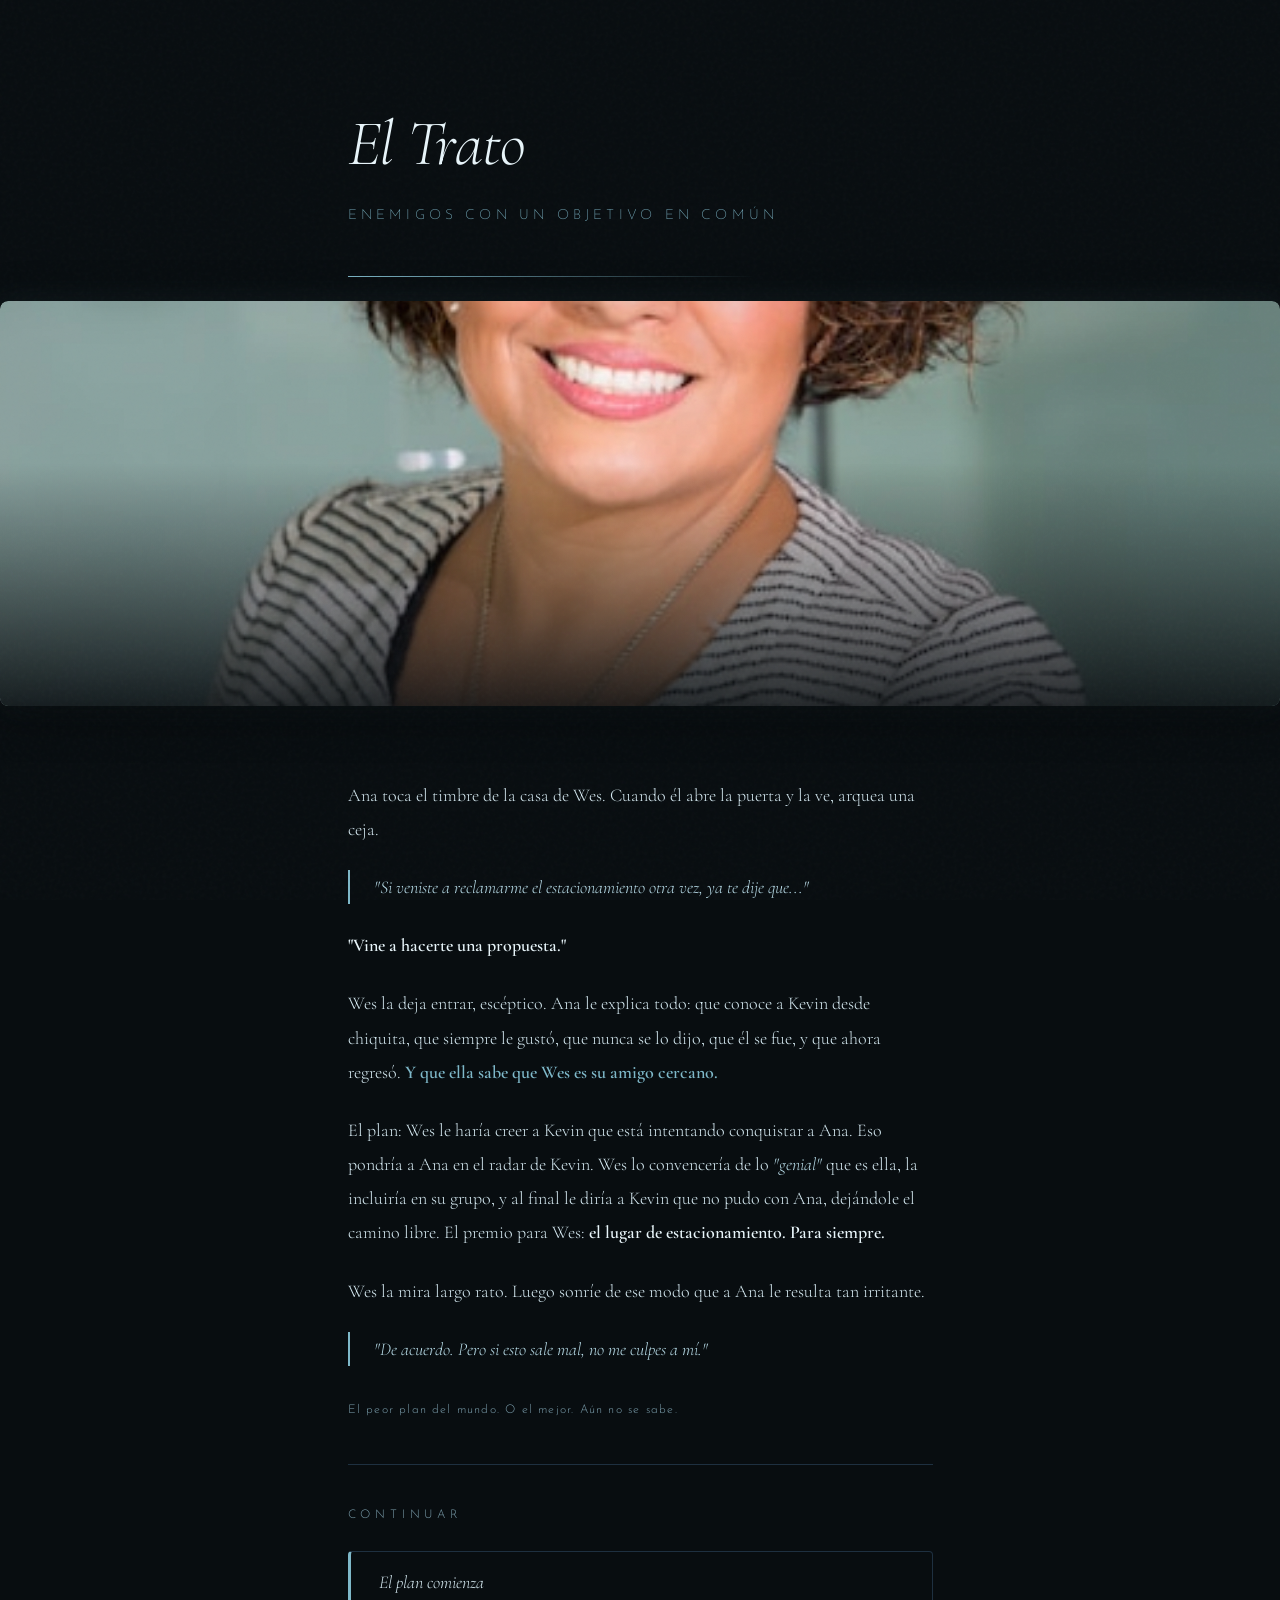
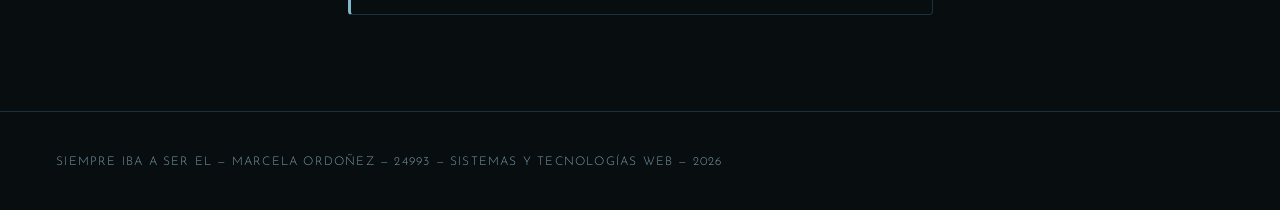
<file: html/paginas/pagina4.html>
<!DOCTYPE html>
<html lang="es">
<head>
  <meta charset="UTF-8">
  <meta name="viewport" content="width=device-width, initial-scale=1.0">
  <title>El Trato</title>
  <link rel="stylesheet" href="../../css/story-theme.css">
  <link rel="stylesheet" href="../../css/base.css">
  <link rel="stylesheet" href="../../css/layouts.css">
  <link rel="stylesheet" href="../../css/components.css">
  <link rel="stylesheet" href="../../css/animations.css">
</head>
<body class="state-decision">
  <div class="page-wrapper">
    <main>
      <div class="story-layout">

        <div class="hero">
          <h1>El Trato</h1>
          <h2>Enemigos con un objetivo en común</h2>
        </div>

        <div class="story-image-wrapper full-bleed">
          <img src="../assets/p4.jpg" alt="Dos personas hablando">
        </div>

        <div class="story-content">
          <p>Ana toca el timbre de la casa de Wes. Cuando él abre la puerta y la ve, arquea una ceja.</p>

          <p class="dialogue"><em>"Si veniste a reclamarme el estacionamiento otra vez, ya te dije que..."</em></p>

          <p><strong>"Vine a hacerte una propuesta."</strong></p>

          <p>Wes la deja entrar, escéptico. Ana le explica todo: que conoce a Kevin desde chiquita,
          que siempre le gustó, que nunca se lo dijo, que él se fue, y que ahora regresó.
          <b>Y que ella sabe que Wes es su amigo cercano.</b></p>

          <p>El plan: Wes le haría creer a Kevin que está intentando conquistar a Ana.
          Eso pondría a Ana en el radar de Kevin. Wes lo convencería de lo <em>"genial"</em>
          que es ella, la incluiría en su grupo, y al final le diría a Kevin que no pudo
          con Ana, dejándole el camino libre. El premio para Wes:
          <strong>el lugar de estacionamiento. Para siempre.</strong></p>

          <p>Wes la mira largo rato. Luego sonríe de ese modo que a Ana le resulta tan irritante.</p>

          <p class="dialogue"><em>"De acuerdo. Pero si esto sale mal, no me culpes a mí."</em></p>

          <p><small>El peor plan del mundo. O el mejor. Aún no se sabe.</small></p>

          <div class="choices-panel">
            <span class="choices-label">Continuar</span>
            <a href="pagina5.html" class="choice-btn">El plan comienza</a>
          </div>
        </div>

      </div>
    </main>
    <footer>
      <p><small>Siempre Iba a Ser El &mdash; Marcela Ordoñez &mdash; 24993 &mdash; Sistemas y tecnologías Web &mdash; 2026</small></p>
    </footer>
  </div>
</body>
</html>
</file>
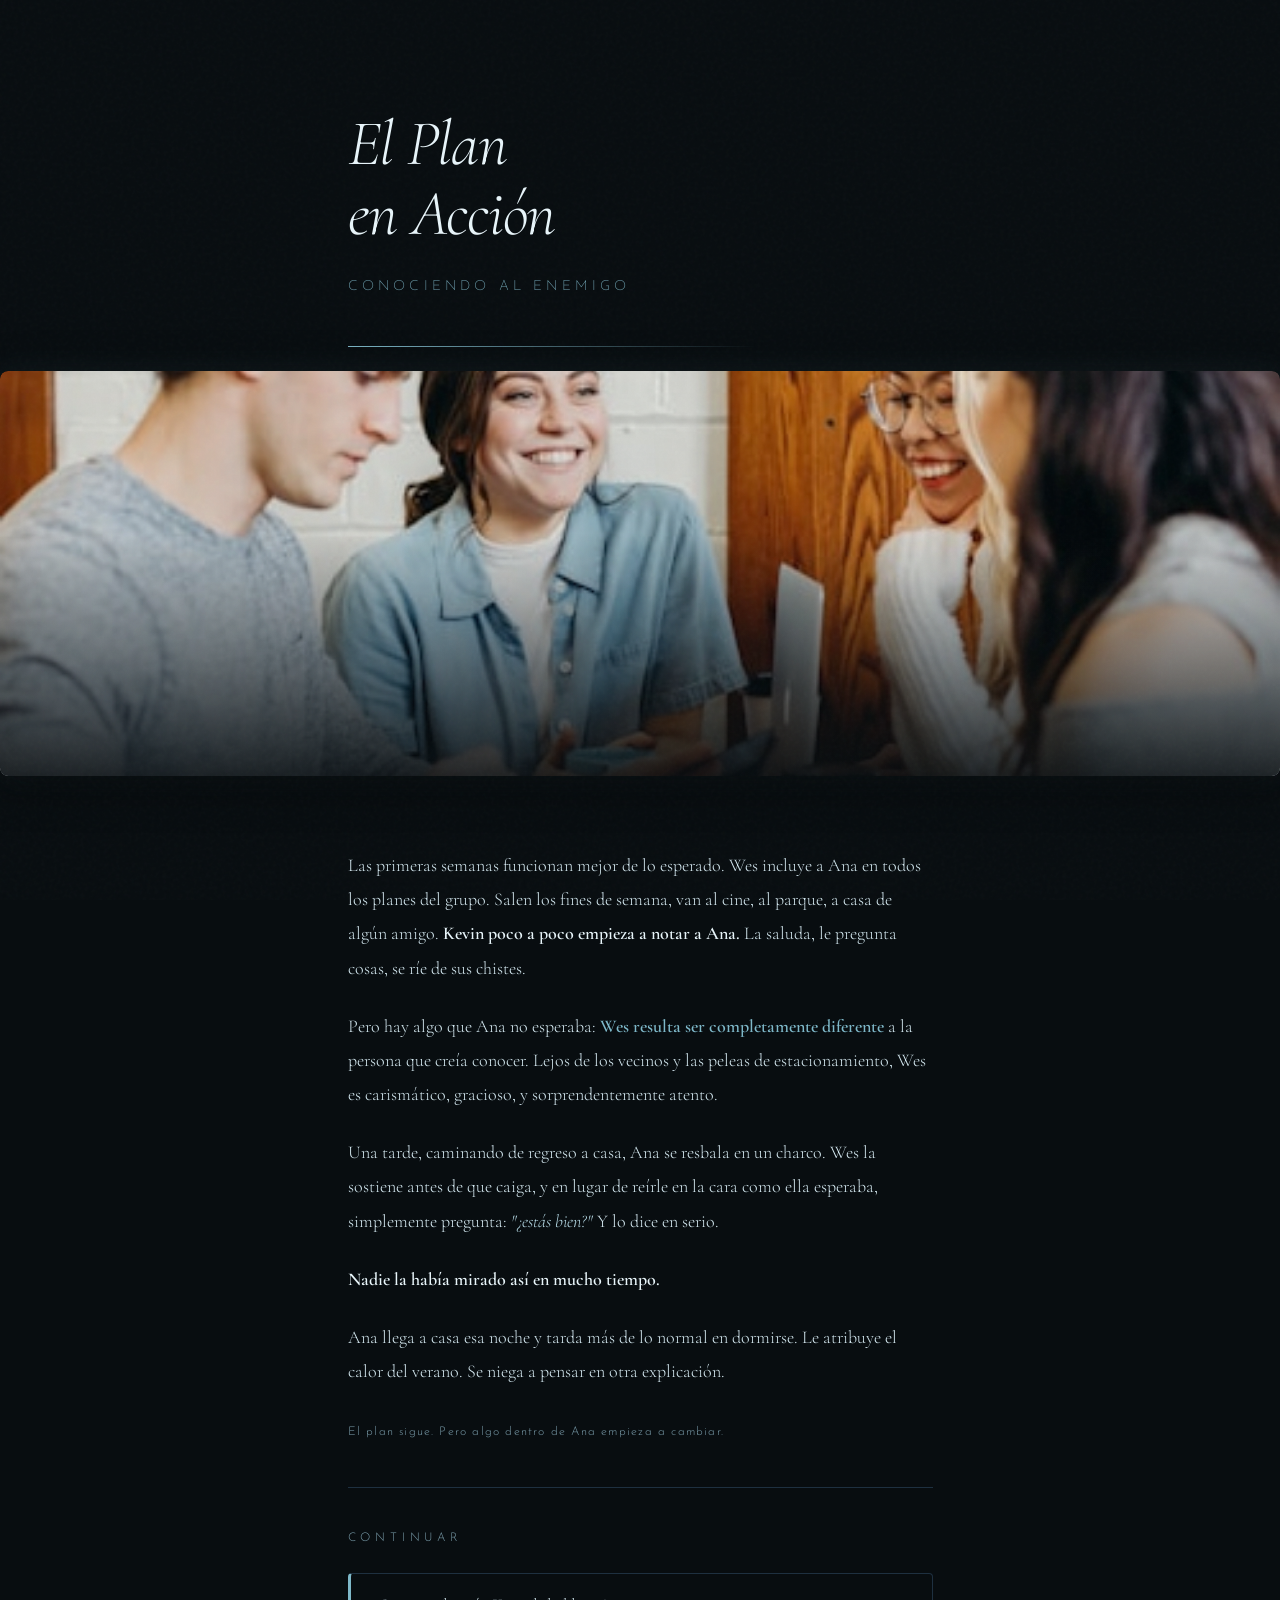
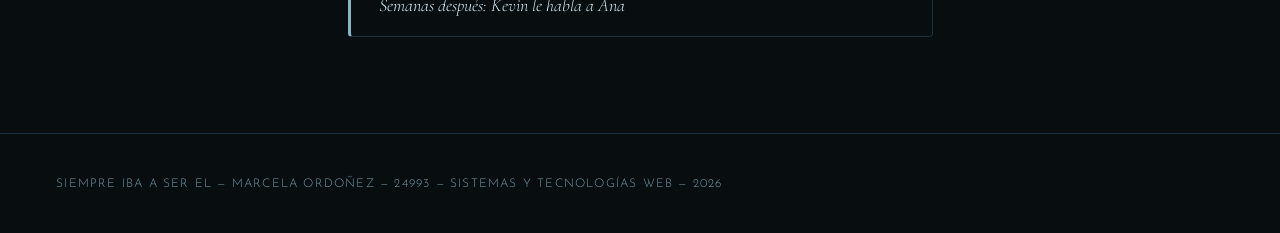
<file: html/paginas/pagina5.html>
<!DOCTYPE html>
<html lang="es">
<head>
  <meta charset="UTF-8">
  <meta name="viewport" content="width=device-width, initial-scale=1.0">
  <title>El Plan en Acción</title>
  <link rel="stylesheet" href="../../css/story-theme.css">
  <link rel="stylesheet" href="../../css/base.css">
  <link rel="stylesheet" href="../../css/layouts.css">
  <link rel="stylesheet" href="../../css/components.css">
  <link rel="stylesheet" href="../../css/animations.css">
</head>
<body class="state-decision">
  <div class="page-wrapper">
    <main>
      <div class="story-layout">

        <div class="hero">
          <h1>El Plan<br>en Acción</h1>
          <h2>Conociendo al enemigo</h2>
        </div>

        <div class="story-image-wrapper full-bleed">
          <img src="../assets/p5.jpg" alt="Grupo de jóvenes riendo">
        </div>

        <div class="story-content">
          <p>Las primeras semanas funcionan mejor de lo esperado. Wes incluye a Ana en todos los planes
          del grupo. Salen los fines de semana, van al cine, al parque, a casa de algún amigo.
          <strong>Kevin poco a poco empieza a notar a Ana.</strong> La saluda, le pregunta cosas,
          se ríe de sus chistes.</p>

          <p>Pero hay algo que Ana no esperaba: <b>Wes resulta ser completamente diferente</b>
          a la persona que creía conocer. Lejos de los vecinos y las peleas de estacionamiento,
          Wes es carismático, gracioso, y sorprendentemente atento.</p>

          <p>Una tarde, caminando de regreso a casa, Ana se resbala en un charco.
          Wes la sostiene antes de que caiga, y en lugar de reírle en la cara como ella esperaba,
          simplemente pregunta: <em>"¿estás bien?"</em> Y lo dice en serio.</p>

          <p><strong>Nadie la había mirado así en mucho tiempo.</strong></p>

          <p>Ana llega a casa esa noche y tarda más de lo normal en dormirse.
          Le atribuye el calor del verano. Se niega a pensar en otra explicación.</p>

          <p><small>El plan sigue. Pero algo dentro de Ana empieza a cambiar.</small></p>

          <div class="choices-panel">
            <span class="choices-label">Continuar</span>
            <a href="pagina6.html" class="choice-btn">Semanas después: Kevin le habla a Ana</a>
          </div>
        </div>

      </div>
    </main>
    <footer>
      <p><small>Siempre Iba a Ser El &mdash; Marcela Ordoñez &mdash; 24993 &mdash; Sistemas y tecnologías Web &mdash; 2026</small></p>
    </footer>
  </div>
</body>
</html>
</file>
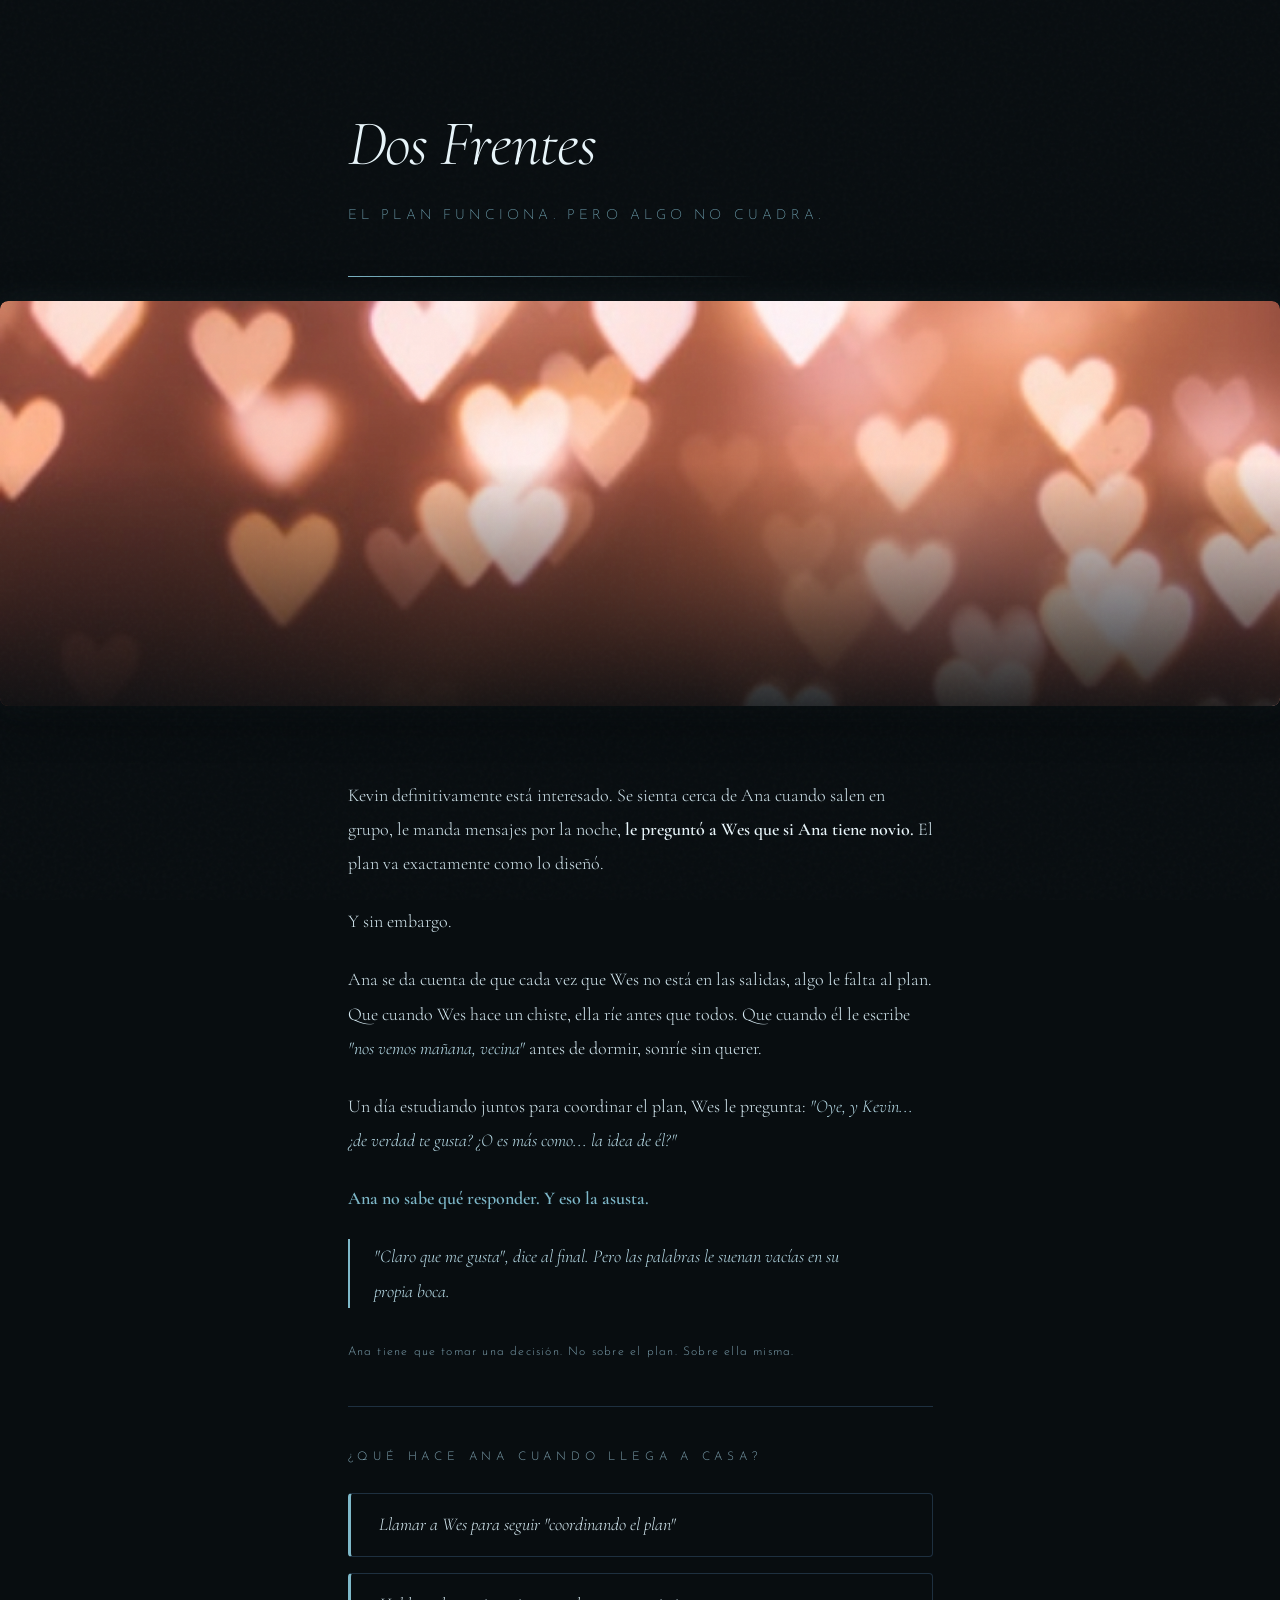
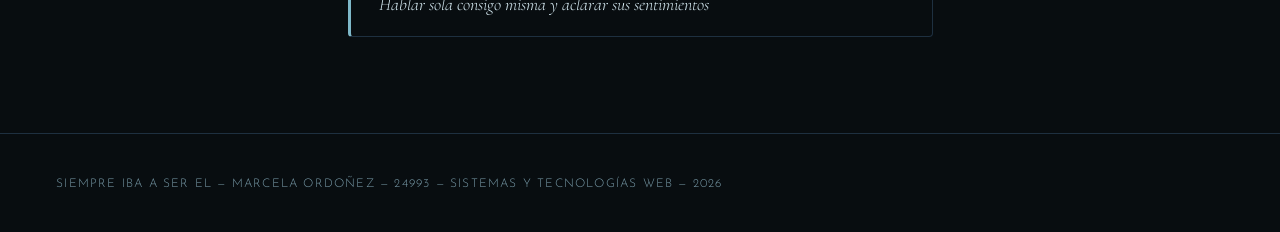
<file: html/paginas/pagina6.html>
<!DOCTYPE html>
<html lang="es">
<head>
  <meta charset="UTF-8">
  <meta name="viewport" content="width=device-width, initial-scale=1.0">
  <title>Dos Frentes</title>
  <link rel="stylesheet" href="../../css/story-theme.css">
  <link rel="stylesheet" href="../../css/base.css">
  <link rel="stylesheet" href="../../css/layouts.css">
  <link rel="stylesheet" href="../../css/components.css">
  <link rel="stylesheet" href="../../css/animations.css">
</head>
<body class="state-decision">
  <div class="page-wrapper">
    <main>
      <div class="story-layout">

        <div class="hero">
          <h1>Dos Frentes</h1>
          <h2>El plan funciona. Pero algo no cuadra.</h2>
        </div>

        <div class="story-image-wrapper full-bleed">
          <img src="../assets/p6.jpg" alt="Chica confundida">
        </div>

        <div class="story-content">
          <p>Kevin definitivamente está interesado. Se sienta cerca de Ana cuando salen en grupo,
          le manda mensajes por la noche, <strong>le preguntó a Wes que si Ana tiene novio.</strong>
          El plan va exactamente como lo diseñó.</p>

          <p>Y sin embargo.</p>

          <p>Ana se da cuenta de que cada vez que Wes no está en las salidas, algo le falta al plan.
          Que cuando Wes hace un chiste, ella ríe antes que todos. Que cuando él le escribe
          <em>"nos vemos mañana, vecina"</em> antes de dormir, sonríe sin querer.</p>

          <p>Un día estudiando juntos para coordinar el plan, Wes le pregunta:
          <em>"Oye, y Kevin... ¿de verdad te gusta? ¿O es más como... la idea de él?"</em></p>

          <p><b>Ana no sabe qué responder. Y eso la asusta.</b></p>

          <p class="dialogue"><em>"Claro que me gusta"</em>, dice al final. Pero las palabras le suenan vacías en su propia boca.</p>

          <p><small>Ana tiene que tomar una decisión. No sobre el plan. Sobre ella misma.</small></p>

          <div class="choices-panel">
            <span class="choices-label">¿Qué hace Ana cuando llega a casa?</span>
            <a href="pagina7.html" class="choice-btn">Llamar a Wes para seguir "coordinando el plan"</a>
            <a href="pagina8.html" class="choice-btn">Hablar sola consigo misma y aclarar sus sentimientos</a>
          </div>
        </div>

      </div>
    </main>
    <footer>
      <p><small>Siempre Iba a Ser El &mdash; Marcela Ordoñez &mdash; 24993 &mdash; Sistemas y tecnologías Web &mdash; 2026</small></p>
    </footer>
  </div>
</body>
</html>
</file>
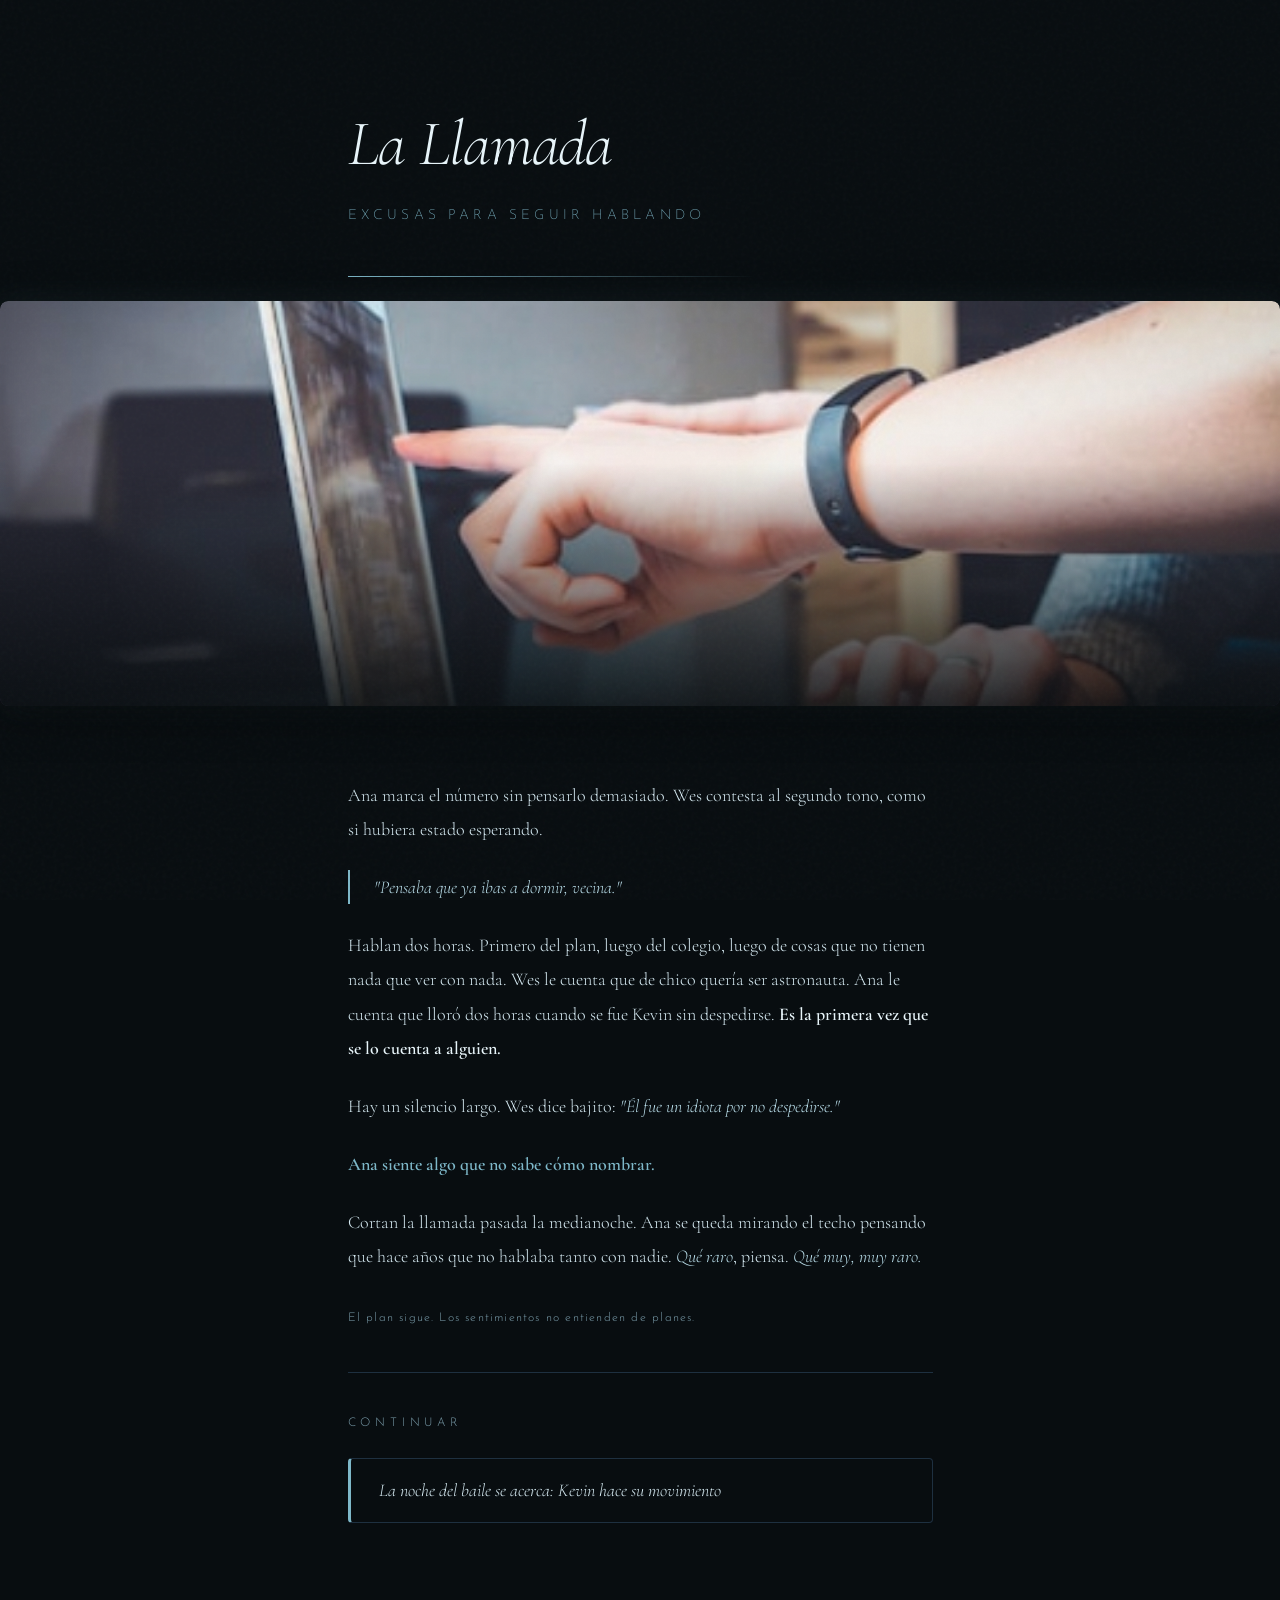
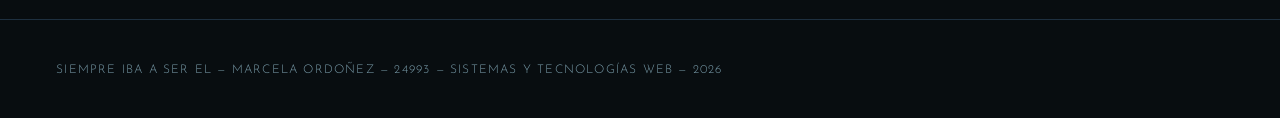
<file: html/paginas/pagina7.html>
<!DOCTYPE html>
<html lang="es">
<head>
  <meta charset="UTF-8">
  <meta name="viewport" content="width=device-width, initial-scale=1.0">
  <title>La Llamada</title>
  <link rel="stylesheet" href="../../css/story-theme.css">
  <link rel="stylesheet" href="../../css/base.css">
  <link rel="stylesheet" href="../../css/layouts.css">
  <link rel="stylesheet" href="../../css/components.css">
  <link rel="stylesheet" href="../../css/animations.css">
</head>
<body class="state-decision">
  <div class="page-wrapper">
    <main>
      <div class="story-layout">

        <div class="hero">
          <h1>La Llamada</h1>
          <h2>Excusas para seguir hablando</h2>
        </div>

        <div class="story-image-wrapper full-bleed">
          <img src="../assets/p7.jpg" alt="Chica hablando por teléfono">
        </div>

        <div class="story-content">
          <p>Ana marca el número sin pensarlo demasiado. Wes contesta al segundo tono,
          como si hubiera estado esperando.</p>

          <p class="dialogue"><em>"Pensaba que ya ibas a dormir, vecina."</em></p>

          <p>Hablan dos horas. Primero del plan, luego del colegio, luego de cosas
          que no tienen nada que ver con nada. Wes le cuenta que de chico quería ser astronauta.
          Ana le cuenta que lloró dos horas cuando se fue Kevin sin despedirse.
          <strong>Es la primera vez que se lo cuenta a alguien.</strong></p>

          <p>Hay un silencio largo. Wes dice bajito: <em>"Él fue un idiota por no despedirse."</em></p>

          <p><b>Ana siente algo que no sabe cómo nombrar.</b></p>

          <p>Cortan la llamada pasada la medianoche. Ana se queda mirando el techo pensando
          que hace años que no hablaba tanto con nadie. <em>Qué raro</em>, piensa.
          <em>Qué muy, muy raro.</em></p>

          <p><small>El plan sigue. Los sentimientos no entienden de planes.</small></p>

          <div class="choices-panel">
            <span class="choices-label">Continuar</span>
            <a href="pagina9.html" class="choice-btn">La noche del baile se acerca: Kevin hace su movimiento</a>
          </div>
        </div>

      </div>
    </main>
    <footer>
      <p><small>Siempre Iba a Ser El &mdash; Marcela Ordoñez &mdash; 24993 &mdash; Sistemas y tecnologías Web &mdash; 2026</small></p>
    </footer>
  </div>
</body>
</html>
</file>
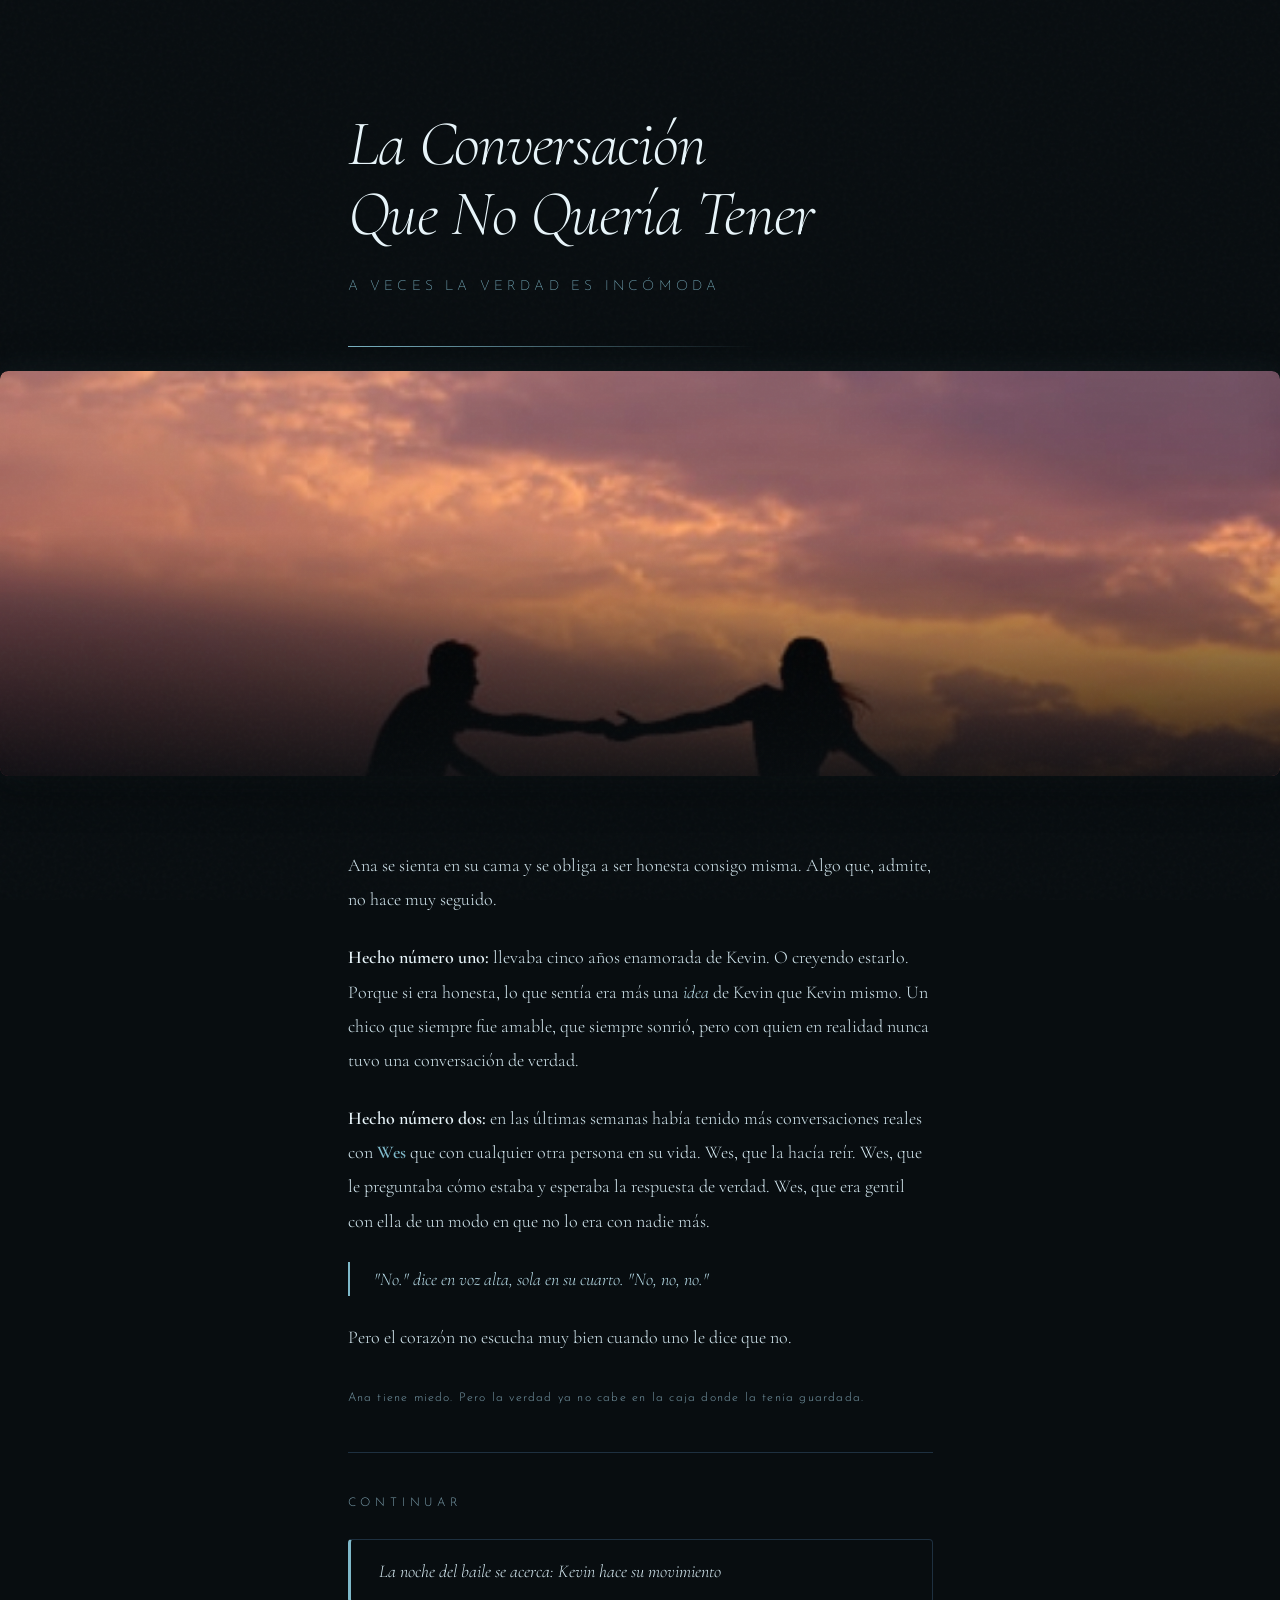
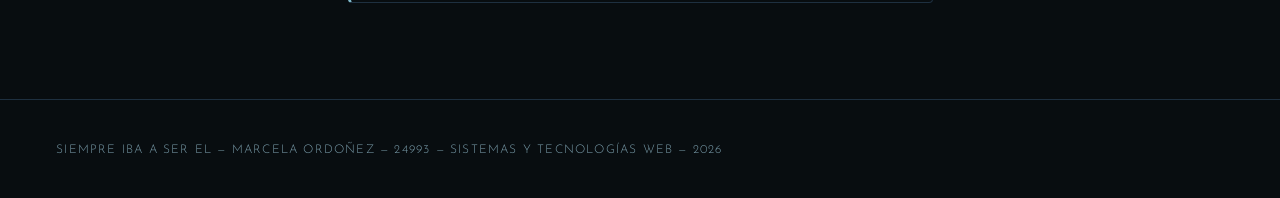
<file: html/paginas/pagina8.html>
<!DOCTYPE html>
<html lang="es">
<head>
  <meta charset="UTF-8">
  <meta name="viewport" content="width=device-width, initial-scale=1.0">
  <title>La Conversación Que No Quería Tener</title>
  <link rel="stylesheet" href="../../css/story-theme.css">
  <link rel="stylesheet" href="../../css/base.css">
  <link rel="stylesheet" href="../../css/layouts.css">
  <link rel="stylesheet" href="../../css/components.css">
  <link rel="stylesheet" href="../../css/animations.css">
</head>
<body class="state-decision">
  <div class="page-wrapper">
    <main>
      <div class="story-layout">

        <div class="hero">
          <h1>La Conversación<br>Que No Quería Tener</h1>
          <h2>A veces la verdad es incómoda</h2>
        </div>

        <div class="story-image-wrapper full-bleed">
          <img src="../assets/p8.jpg" alt="Chica mirando por la ventana">
        </div>

        <div class="story-content">
          <p>Ana se sienta en su cama y se obliga a ser honesta consigo misma.
          Algo que, admite, no hace muy seguido.</p>

          <p><strong>Hecho número uno:</strong> llevaba cinco años enamorada de Kevin.
          O creyendo estarlo. Porque si era honesta, lo que sentía era más una <em>idea</em>
          de Kevin que Kevin mismo. Un chico que siempre fue amable, que siempre sonrió,
          pero con quien en realidad nunca tuvo una conversación de verdad.</p>

          <p><strong>Hecho número dos:</strong> en las últimas semanas había tenido más
          conversaciones reales con <b>Wes</b> que con cualquier otra persona en su vida.
          Wes, que la hacía reír. Wes, que le preguntaba cómo estaba y esperaba la respuesta
          de verdad. Wes, que era gentil con ella de un modo en que no lo era con nadie más.</p>

          <p class="dialogue"><em>"No."</em> dice en voz alta, sola en su cuarto. <em>"No, no, no."</em></p>

          <p>Pero el corazón no escucha muy bien cuando uno le dice que no.</p>

          <p><small>Ana tiene miedo. Pero la verdad ya no cabe en la caja donde la tenía guardada.</small></p>

          <div class="choices-panel">
            <span class="choices-label">Continuar</span>
            <a href="pagina9.html" class="choice-btn">La noche del baile se acerca: Kevin hace su movimiento</a>
          </div>
        </div>

      </div>
    </main>
    <footer>
      <p><small>Siempre Iba a Ser El &mdash; Marcela Ordoñez &mdash; 24993 &mdash; Sistemas y tecnologías Web &mdash; 2026</small></p>
    </footer>
  </div>
</body>
</html>
</file>
<file: css/story-theme.css>
@import url('https://fonts.googleapis.com/css2?family=Cormorant+Garamond:ital,wght@0,300;0,400;0,600;1,300;1,400&family=Josefin+Sans:wght@200;300;400&family=Dancing+Script:wght@600&display=swap');

/* Estado 1: INICIO */
:root {
  --color-primary:        #c9a96e;
  --color-secondary:      #8b6f47;
  --color-accent:         #e8d5b0;
  --color-background:     #0d0b08;
  --color-surface:        #1a1610;
  --color-surface-alt:    #221d15;
  --color-text:           #e8ddd0;
  --color-text-muted:     #9a8e7e;
  --color-text-emphasis:  #f5ead8;
  --color-border:         #3a3020;
  --color-overlay:        rgba(13, 11, 8, 0.85);

  --font-display:   'Cormorant Garamond', Georgia, serif;
  --font-ui:        'Josefin Sans', 'Trebuchet MS', sans-serif;
  --font-script:    'Dancing Script', cursive;

  --size-xs:   0.75rem;
  --size-sm:   0.875rem;
  --size-base: 1rem;
  --size-md:   1.125rem;
  --size-lg:   1.5rem;
  --size-xl:   2rem;
  --size-2xl:  2.75rem;
  --size-3xl:  4rem;

  --radius-sm:  4px;
  --radius-md:  8px;
  --radius-lg:  16px;

  --shadow-soft:  0 4px 24px rgba(0,0,0,0.5);
  --shadow-glow:  0 0 30px rgba(201, 169, 110, 0.15);
  --shadow-card:  0 8px 40px rgba(0,0,0,0.6);

  --transition-fast:   0.2s ease;
  --transition-base:   0.35s ease;
  --transition-slow:   0.6s ease;

  --page-state: 'inicio';
}

/*  Estado 2: DECISION */
.state-decision {
  --color-primary:      #7eb8c9;
  --color-secondary:    #4a8fa3;
  --color-accent:       #b8dce8;
  --color-background:   #080d10;
  --color-surface:      #101820;
  --color-surface-alt:  #162030;
  --color-text:         #d4e8f0;
  --color-text-muted:   #7a9dab;
  --color-text-emphasis:#e8f5fa;
  --color-border:       #1e3040;
  --color-overlay:      rgba(8, 13, 16, 0.88);
  --shadow-glow:        0 0 30px rgba(126, 184, 201, 0.12);
}

/*  Estado 3A: FINAL BUENO */
.state-final-good {
  --color-primary:      #b8d4a0;
  --color-secondary:    #7aab5e;
  --color-accent:       #d8ecc8;
  --color-background:   #080c08;
  --color-surface:      #101810;
  --color-surface-alt:  #182018;
  --color-text:         #d4e8cc;
  --color-text-muted:   #7a9d6a;
  --color-text-emphasis:#e8f5e0;
  --color-border:       #1e3018;
  --color-overlay:      rgba(8, 12, 8, 0.88);
  --shadow-glow:        0 0 30px rgba(184, 212, 160, 0.12);
}

/*  Estado 3B: FINAL NEUTRO  */
.state-final-neutral {
  --color-primary:      #c4b89a;
  --color-secondary:    #9a8c70;
  --color-accent:       #ddd4bc;
  --color-background:   #0c0b09;
  --color-surface:      #181610;
  --color-surface-alt:  #201e18;
  --color-text:         #e0d8c8;
  --color-text-muted:   #9a9080;
  --color-text-emphasis:#f0ebe0;
  --color-border:       #302a1e;
  --color-overlay:      rgba(12, 11, 9, 0.88);
  --shadow-glow:        0 0 30px rgba(196, 184, 154, 0.10);
}

/*  Estado 3C: FINAL MALO  */
.state-final-bad {
  --color-primary:      #c98888;
  --color-secondary:    #a05050;
  --color-accent:       #e8c0c0;
  --color-background:   #0d0808;
  --color-surface:      #1a1010;
  --color-surface-alt:  #221515;
  --color-text:         #e8d0d0;
  --color-text-muted:   #9a7070;
  --color-text-emphasis:#f5e0e0;
  --color-border:       #3a2020;
  --color-overlay:      rgba(13, 8, 8, 0.88);
  --shadow-glow:        0 0 30px rgba(201, 136, 136, 0.12);
}
</file>
<file: css/base.css>
*, *::before, *::after {
  box-sizing: border-box;
  margin: 0;
  padding: 0;
}

html {
  font-size: 16px;
  scroll-behavior: smooth;
  -webkit-font-smoothing: antialiased;
}

body {
  font-family: var(--font-display);
  font-size: var(--size-md);
  font-weight: 300;
  line-height: 1.8;
  color: var(--color-text);
  background-color: var(--color-background);
  min-height: 100vh;
  position: relative;
  overflow-x: hidden;
}

/* Grain texture overlay */
body::before {
  content: '';
  position: fixed;
  inset: 0;
  background-image: url("data:image/svg+xml,%3Csvg viewBox='0 0 256 256' xmlns='http://www.w3.org/2000/svg'%3E%3Cfilter id='noise'%3E%3CfeTurbulence type='fractalNoise' baseFrequency='0.9' numOctaves='4' stitchTiles='stitch'/%3E%3C/filter%3E%3Crect width='100%25' height='100%25' filter='url(%23noise)' opacity='0.04'/%3E%3C/svg%3E");
  pointer-events: none;
  z-index: 999;
  opacity: 0.6;
}

h1 {
  font-family: var(--font-display);
  font-size: var(--size-3xl);
  font-weight: 300;
  font-style: italic;
  letter-spacing: -0.02em;
  line-height: 1.1;
  color: var(--color-text-emphasis);
}

h2 {
  font-family: var(--font-ui);
  font-size: var(--size-sm);
  font-weight: 200;
  letter-spacing: 0.3em;
  text-transform: uppercase;
  color: var(--color-primary);
  margin-top: 0.5rem;
}

p {
  font-size: var(--size-md);
  line-height: 1.9;
  color: var(--color-text);
  max-width: 65ch;
}

em {
  font-style: italic;
  color: var(--color-accent);
}

strong {
  font-weight: 600;
  color: var(--color-text-emphasis);
}

b {
  font-weight: 600;
  color: var(--color-primary);
}

small {
  font-family: var(--font-ui);
  font-size: var(--size-xs);
  letter-spacing: 0.1em;
  color: var(--color-text-muted);
}

img {
  max-width: 100%;
  height: auto;
  display: block;
  border-radius: var(--radius-md);
}

a {
  color: var(--color-primary);
  text-decoration: none;
  transition: color var(--transition-fast);
}

a:hover {
  color: var(--color-accent);
}

hr {
  border: none;
  border-top: 1px solid var(--color-border);
  margin: 2rem 0;
}

footer {
  font-family: var(--font-ui);
  font-size: var(--size-xs);
  letter-spacing: 0.2em;
  text-transform: uppercase;
  color: var(--color-text-muted);
  text-align: center;
  padding: 2rem;
  border-top: 1px solid var(--color-border);
  margin-top: auto;
}
</file>
<file: css/layouts.css>
/*Wrapper principal */
.page-wrapper {
  display: grid;
  grid-template-rows: auto 1fr auto;
  min-height: 100vh;
}

/* Layout principal de historia */
.story-layout {
  display: grid;
  grid-template-columns: 1fr min(65ch, 90%) 1fr;
  grid-template-rows: auto;
  gap: 0;
  padding: 4rem 0 2rem;
  animation: pageEnter 0.8s var(--transition-slow) both;
}

.story-layout > * {
  grid-column: 2;
}

.story-layout .full-bleed {
  grid-column: 1 / -1;
}

/* Hero section */
.hero {
  display: flex;
  flex-direction: column;
  align-items: flex-start;
  gap: 1rem;
  padding: 5vh 0 3rem;
  position: relative;
}

.hero::after {
  content: '';
  position: absolute;
  bottom: 0;
  left: 0;
  right: 0;
  height: 1px;
  background: linear-gradient(90deg, var(--color-primary) 0%, transparent 70%);
}

/* Contenido de la historia */
.story-content {
  display: flex;
  flex-direction: column;
  gap: 1.5rem;
  padding: 3rem 0;
}

/* Imagen de historia */
.story-image-wrapper {
  width: 100%;
  position: relative;
  margin: 1.5rem 0;
  overflow: hidden;
  border-radius: var(--radius-md);
  box-shadow: var(--shadow-card), var(--shadow-glow);
}

.story-image-wrapper img {
  width: 100%;
  height: 45vh;
  object-fit: cover;
  border-radius: var(--radius-md);
  transition: transform var(--transition-slow);
}

.story-image-wrapper:hover img {
  transform: scale(1.02);
}

/* Imagen overlay */
.story-image-wrapper::after {
  content: '';
  position: absolute;
  inset: 0;
  background: linear-gradient(
    to bottom,
    transparent 40%,
    var(--color-overlay) 100%
  );
  border-radius: var(--radius-md);
  pointer-events: none;
}

/* Panel de decisiones */
.choices-panel {
  display: flex;
  flex-direction: column;
  gap: 1rem;
  padding: 2.5rem 0 1rem;
  border-top: 1px solid var(--color-border);
  margin-top: 1rem;
}

.choices-label {
  font-family: var(--font-ui);
  font-size: var(--size-xs);
  font-weight: 300;
  letter-spacing: 0.4em;
  text-transform: uppercase;
  color: var(--color-text-muted);
  margin-bottom: 0.5rem;
}

/* Layout de índice (portada) */
.index-layout {
  display: grid;
  grid-template-columns: 1fr;
  min-height: 100vh;
  position: relative;
}

.index-hero {
  display: grid;
  grid-template-columns: 1fr min(55ch, 90%) 1fr;
  min-height: 100vh;
  align-items: center;
}

.index-hero > * {
  grid-column: 2;
}

.index-content {
  display: flex;
  flex-direction: column;
  gap: 2rem;
  padding: 10vh 0;
  animation: indexReveal 1.2s ease both;
}

/* Background image en index */
.index-bg {
  position: fixed;
  inset: 0;
  z-index: -1;
  overflow: hidden;
}

.index-bg img {
  width: 100%;
  height: 100%;
  object-fit: cover;
  border-radius: 0;
  filter: brightness(0.25) saturate(0.6);
}

/* Responsive */
@media (max-width: 768px) {
  h1 {
    font-size: var(--size-2xl);
  }
  .story-layout {
    padding: 2rem 0;
  }
  .story-layout > * {
    grid-column: 1;
    padding: 0 1.25rem;
  }
  .story-layout .full-bleed {
    grid-column: 1;
    padding: 0;
  }
  .index-hero {
    grid-template-columns: 1fr 90% 1fr;
  }
}
</file>
<file: css/components.css>
/* Botón de decisión */
.choice-btn {
  display: block;
  width: 100%;
  padding: 1.1rem 1.75rem;
  background: transparent;
  border: 1px solid var(--color-border);
  border-left: 3px solid var(--color-primary);
  border-radius: var(--radius-sm);
  color: var(--color-text);
  font-family: var(--font-display);
  font-size: var(--size-md);
  font-weight: 300;
  font-style: italic;
  line-height: 1.5;
  cursor: pointer;
  text-decoration: none;
  position: relative;
  overflow: hidden;
  transition:
    background var(--transition-base),
    border-color var(--transition-base),
    color var(--transition-base),
    transform var(--transition-fast),
    box-shadow var(--transition-base);
}

/* Efecto shimmer al fondo */
.choice-btn::before {
  content: '';
  position: absolute;
  inset: 0;
  background: linear-gradient(
    105deg,
    transparent 30%,
    rgba(255, 255, 255, 0.04) 50%,
    transparent 70%
  );
  transform: translateX(-100%);
  transition: transform 0.5s ease;
}

/* Triángulo decorativo izquierda */
.choice-btn::after {
  content: '❧';
  position: absolute;
  left: 1.2rem;
  top: 50%;
  transform: translateY(-50%) scale(0.8);
  opacity: 0;
  color: var(--color-primary);
  font-style: normal;
  transition:
    opacity var(--transition-base),
    transform var(--transition-base);
}

/* Estado: hover */
.choice-btn:hover {
  background: var(--color-surface-alt);
  border-color: var(--color-primary);
  border-left-color: var(--color-accent);
  border-left-width: 4px;
  color: var(--color-text-emphasis);
  transform: translateX(6px);
  box-shadow: var(--shadow-glow), inset 0 0 20px rgba(255,255,255,0.02);
}

.choice-btn:hover::before {
  transform: translateX(100%);
}

.choice-btn:hover::after {
  opacity: 1;
  transform: translateY(-50%) scale(1);
  left: -0.5rem;
}

/* Estado: active */
.choice-btn:active {
  transform: translateX(4px) scale(0.99);
  box-shadow: none;
  background: var(--color-surface);
}

/* Estado: focus-visible (teclado) */
.choice-btn:focus-visible {
  outline: 2px solid var(--color-primary);
  outline-offset: 3px;
  border-color: var(--color-primary);
}

/* Botón CTA */
.cta-btn {
  display: inline-flex;
  align-items: center;
  gap: 0.75rem;
  padding: 1rem 2.5rem;
  background: var(--color-primary);
  color: var(--color-background);
  font-family: var(--font-ui);
  font-size: var(--size-sm);
  font-weight: 400;
  letter-spacing: 0.25em;
  text-transform: uppercase;
  text-decoration: none;
  border-radius: var(--radius-sm);
  transition:
    background var(--transition-fast),
    transform var(--transition-fast),
    box-shadow var(--transition-fast);
  animation: pulse 3s ease-in-out infinite;
}

.cta-btn:hover {
  background: var(--color-accent);
  color: var(--color-background);
  transform: translateY(-2px);
  box-shadow: 0 8px 24px rgba(201, 169, 110, 0.35);
}

.cta-btn:active {
  transform: translateY(0);
}

.cta-btn:focus-visible {
  outline: 2px solid var(--color-accent);
  outline-offset: 4px;
}

/* Card de personajes */
.characters-card {
  background: var(--color-surface);
  border: 1px solid var(--color-border);
  border-radius: var(--radius-md);
  padding: 1.5rem 2rem;
  box-shadow: var(--shadow-soft);
}

.characters-card p {
  font-size: var(--size-base);
  line-height: 2;
}

/* Etiqueta de estado del final */
.ending-badge {
  display: inline-block;
  font-family: var(--font-ui);
  font-size: var(--size-xs);
  font-weight: 300;
  letter-spacing: 0.35em;
  text-transform: uppercase;
  color: var(--color-primary);
  border: 1px solid var(--color-border);
  border-radius: 2px;
  padding: 0.3rem 0.9rem;
  margin-bottom: 0.75rem;
}

/* Separador ornamental */
.ornament {
  text-align: center;
  font-family: var(--font-script);
  font-size: 1.4rem;
  color: var(--color-primary);
  opacity: 0.5;
  padding: 0.5rem 0;
  letter-spacing: 0.2em;
}

/* Cita/diálogo destacado */
.dialogue {
  border-left: 2px solid var(--color-primary);
  padding-left: 1.5rem;
  margin-left: 0;
  color: var(--color-accent);
  font-style: italic;
}

/*Nota de pie*/
.story-hint {
  font-family: var(--font-ui);
  font-size: var(--size-xs);
  letter-spacing: 0.1em;
  color: var(--color-text-muted);
  opacity: 0.7;
  padding-top: 0.5rem;
}

/*Link de regreso */
.back-link {
  font-family: var(--font-ui);
  font-size: var(--size-xs);
  letter-spacing: 0.25em;
  text-transform: uppercase;
  color: var(--color-text-muted);
  text-decoration: none;
  transition: color var(--transition-fast);
}

.back-link:hover {
  color: var(--color-primary);
}
</file>
<file: css/animations.css>
/*Entrada de página*/
@keyframes pageEnter {
  from {
    opacity: 0;
    transform: translateY(20px);
  }
  to {
    opacity: 1;
    transform: translateY(0);
  }
}

/*Reveal del índice*/
@keyframes indexReveal {
  from {
    opacity: 0;
    transform: translateY(32px);
  }
  to {
    opacity: 1;
    transform: translateY(0);
  }
}

/*Pulso suave del botón CTA*/
@keyframes pulse {
  0%, 100% {
    box-shadow: 0 0 0 0 rgba(201, 169, 110, 0);
  }
  50% {
    box-shadow: 0 0 0 8px rgba(201, 169, 110, 0.08);
  }
}

/*Parpadeo del cursor de texto*/
@keyframes blink {
  0%, 100% { opacity: 1; }
  50%       { opacity: 0; }
}

/*Aparición escalonada de párrafos*/
.story-content p {
  animation: pageEnter 0.6s ease both;
}

.story-content p:nth-child(1) { animation-delay: 0.05s; }
.story-content p:nth-child(2) { animation-delay: 0.15s; }
.story-content p:nth-child(3) { animation-delay: 0.25s; }
.story-content p:nth-child(4) { animation-delay: 0.35s; }
.story-content p:nth-child(5) { animation-delay: 0.45s; }
.story-content p:nth-child(6) { animation-delay: 0.55s; }
.story-content p:nth-child(7) { animation-delay: 0.65s; }
.story-content p:nth-child(8) { animation-delay: 0.75s; }

/*Aparición de botones de elección*/
.choices-panel .choice-btn {
  animation: pageEnter 0.5s ease both;
}
.choices-panel .choice-btn:nth-child(1) { animation-delay: 0.5s; }
.choices-panel .choice-btn:nth-child(2) { animation-delay: 0.65s; }

/*Brillo de título en portada*/
@keyframes titleGlow {
  0%, 100% {
    text-shadow: 0 0 40px rgba(201, 169, 110, 0.0);
  }
  50% {
    text-shadow: 0 0 60px rgba(201, 169, 110, 0.15), 0 0 120px rgba(201, 169, 110, 0.05);
  }
}

.index-title {
  animation: titleGlow 5s ease-in-out infinite, indexReveal 1.2s ease both;
}

/*Línea de separación animada*/
@keyframes lineExpand {
  from { width: 0; }
  to   { width: 100%; }
}

.hero::after {
  animation: lineExpand 1s ease 0.4s both;
}

/*Fade del badge de final*/
@keyframes badgeIn {
  from {
    opacity: 0;
    letter-spacing: 0.8em;
  }
  to {
    opacity: 1;
    letter-spacing: 0.35em;
  }
}

.ending-badge {
  animation: badgeIn 0.8s ease 0.2s both;
}

/*Imagen de historia: fade desde abajo*/
@keyframes imageReveal {
  from {
    opacity: 0;
    transform: scale(1.03);
  }
  to {
    opacity: 1;
    transform: scale(1);
  }
}

.story-image-wrapper {
  animation: imageReveal 0.9s ease 0.2s both;
}

/*Reducción de movimiento (accesibilidad)*/
@media (prefers-reduced-motion: reduce) {
  *, *::before, *::after {
    animation-duration: 0.01ms !important;
    transition-duration: 0.01ms !important;
  }
}
</file>
